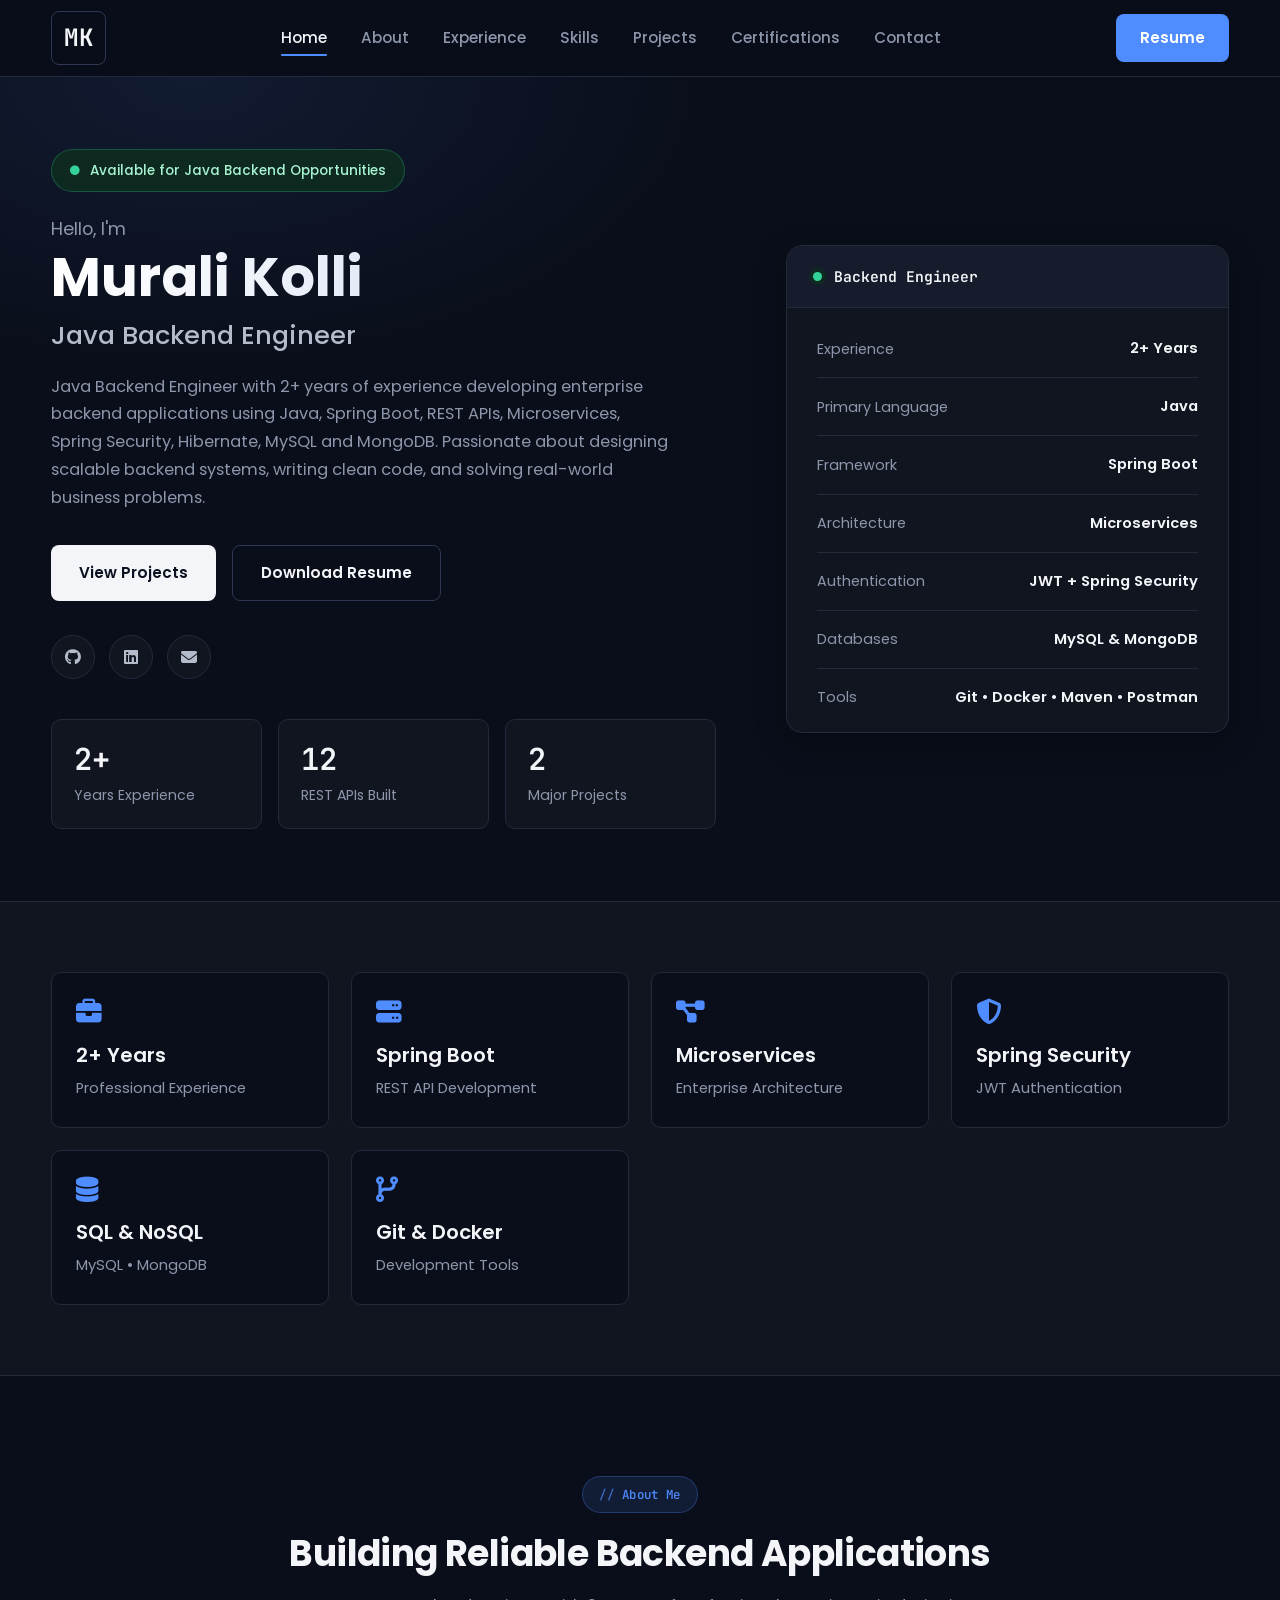
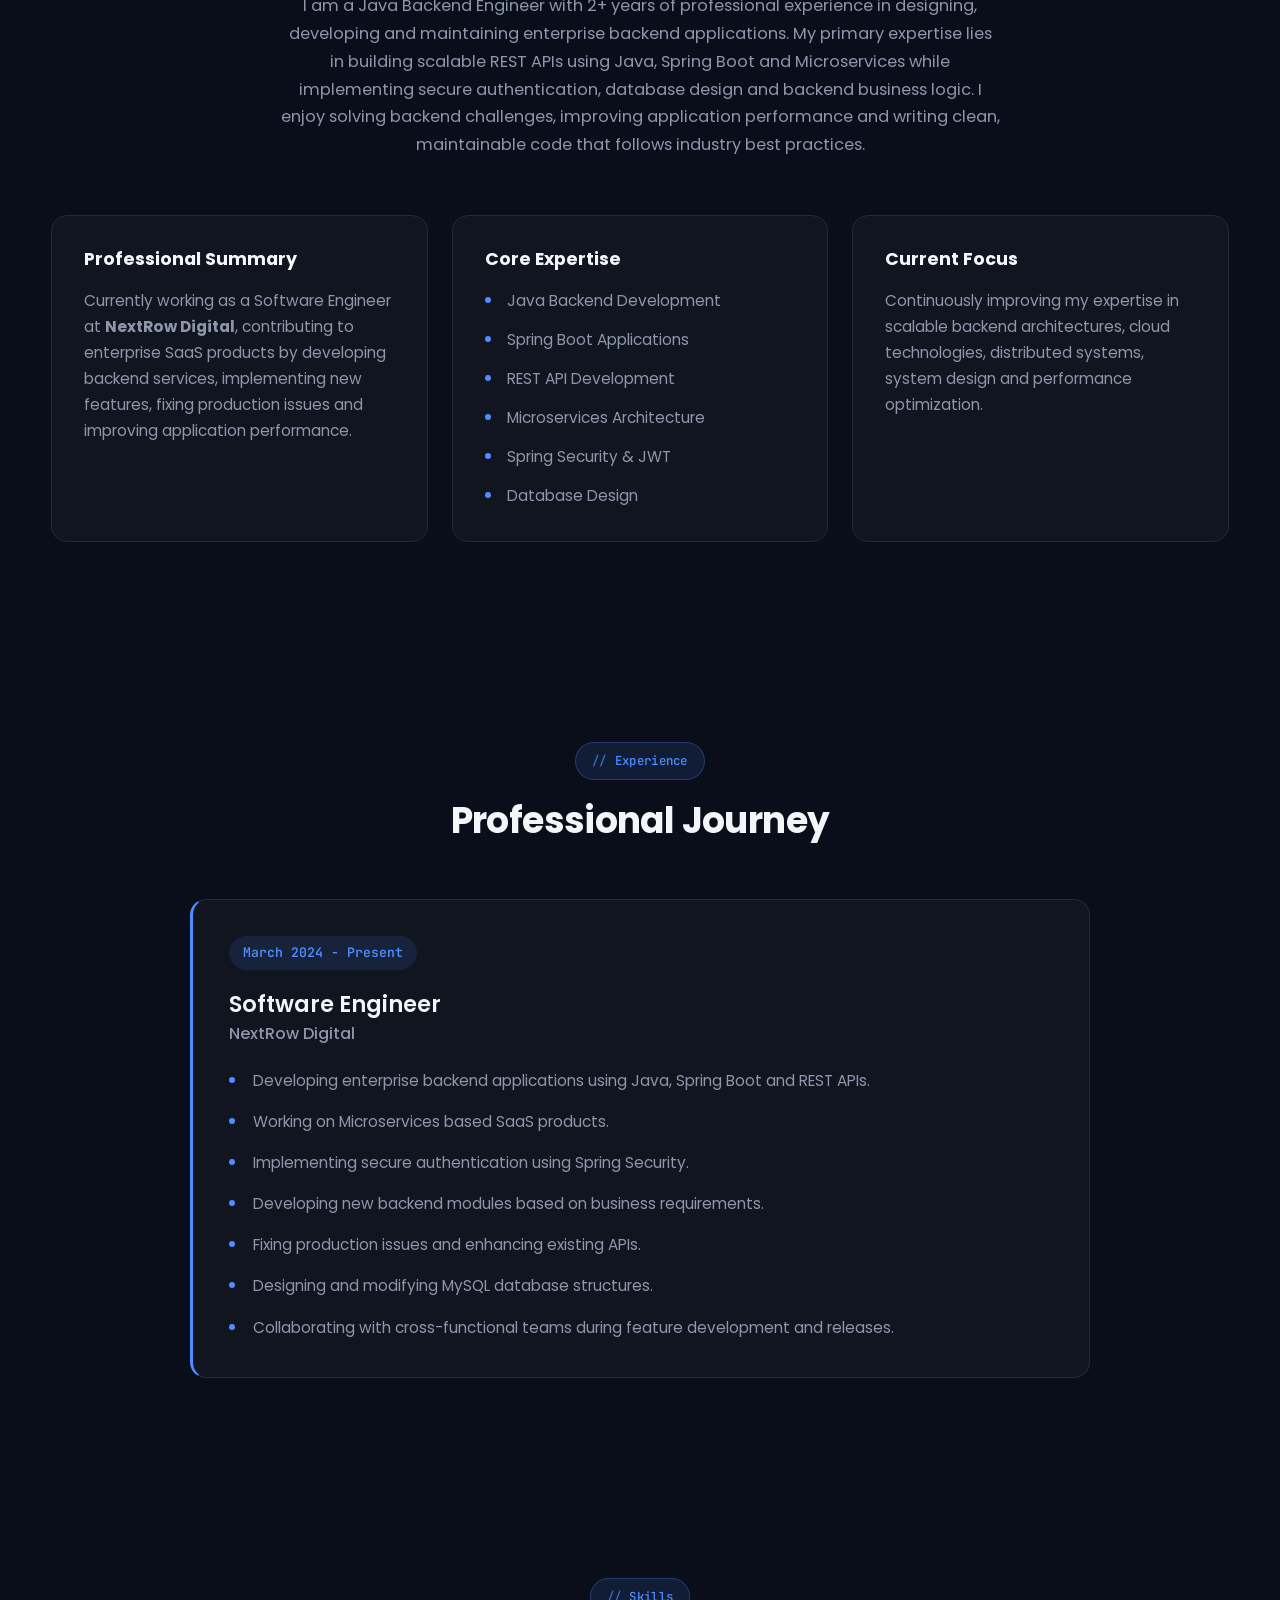
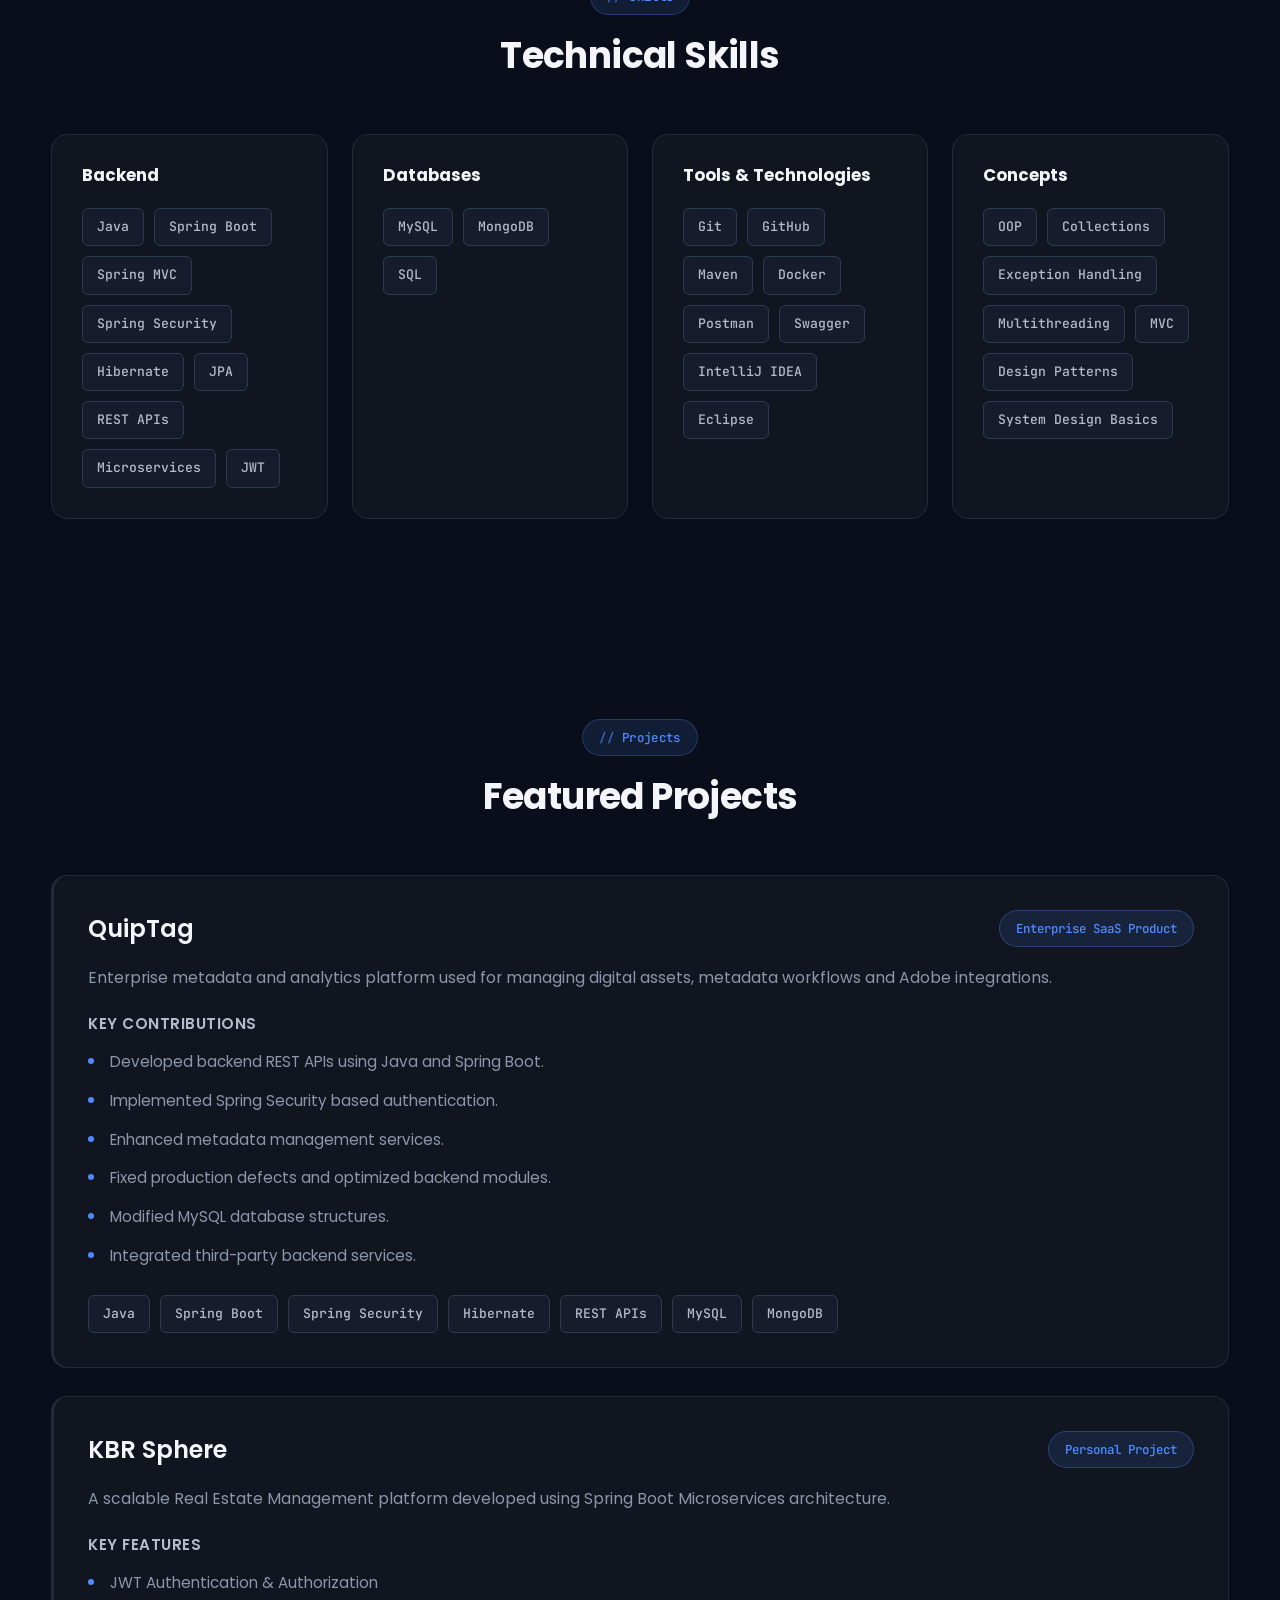
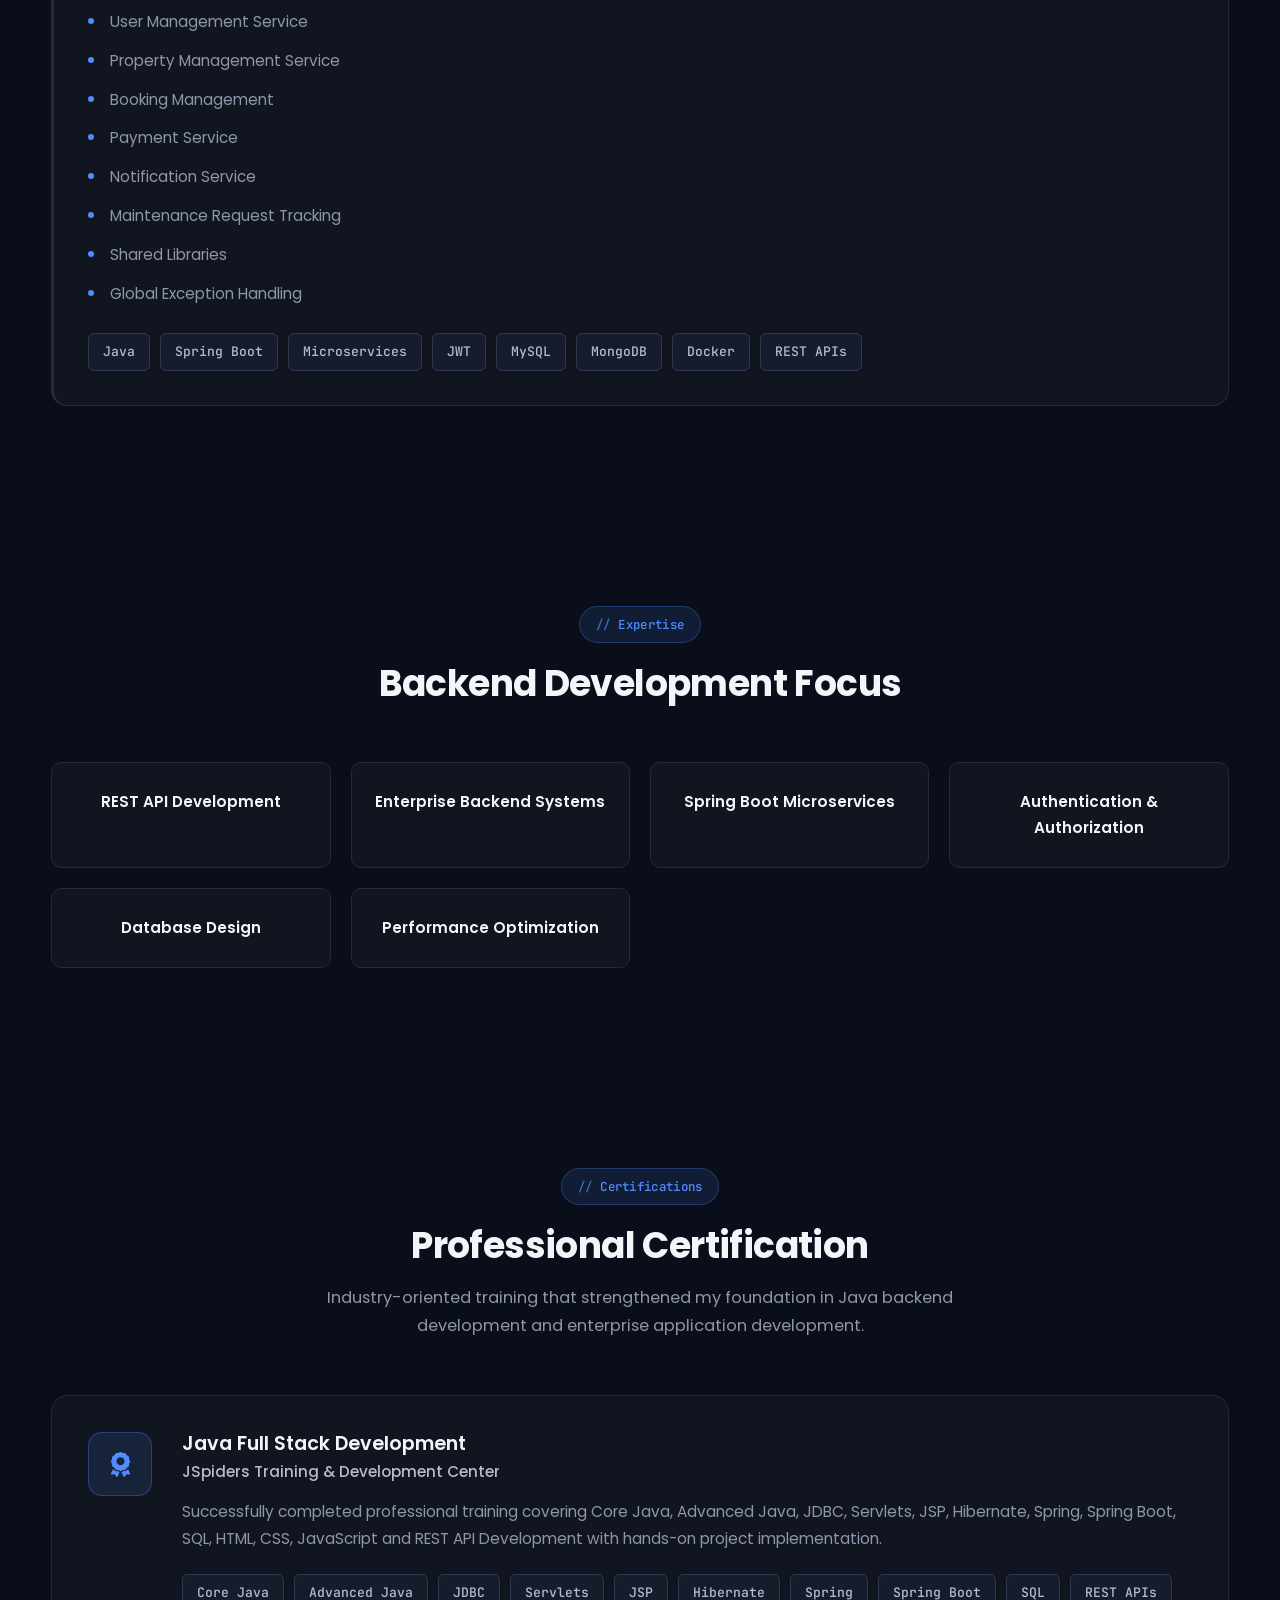
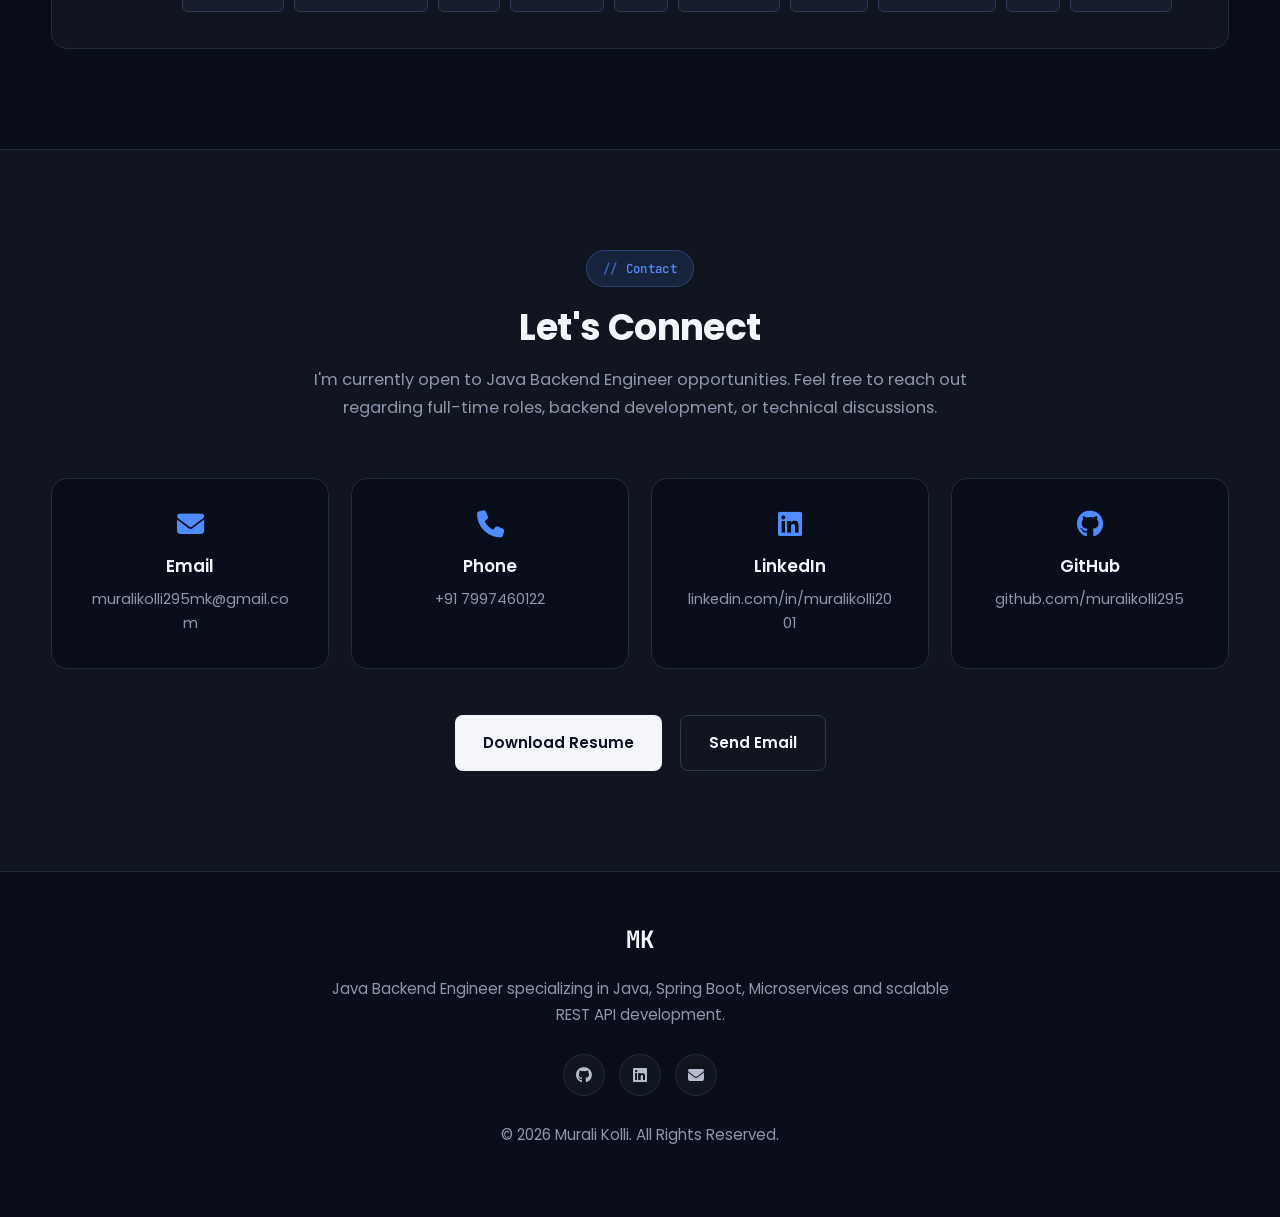
<file: index.html>
<!DOCTYPE html>
<html lang="en">

<head>
    <meta charset="UTF-8">
    <meta name="viewport" content="width=device-width, initial-scale=1.0">
    <title>Murali Kolli | Java Backend Engineer</title>
    <meta name="description"
        content="Murali Kolli - Java Backend Engineer specializing in Spring Boot, Microservices, REST APIs, MySQL, MongoDB and scalable backend application development.">
    <meta name="keywords"
        content="Java Backend Developer, Spring Boot Developer, Microservices, REST API, Java Engineer, Murali Kolli">
    <meta name="author" content="Murali Kolli">
    <meta name="robots" content="index, follow">
    <meta name="theme-color" content="#0a0e1a">

    <!-- Open Graph / Social Preview -->
    <meta property="og:type" content="website">
    <meta property="og:title" content="Murali Kolli | Java Backend Engineer">
    <meta property="og:description"
        content="Java Backend Engineer with 2+ years of experience building scalable REST APIs and Microservices with Spring Boot, MySQL and MongoDB.">
    <meta property="og:url" content="https://muralikolli295.github.io/">
    <meta name="twitter:card" content="summary">
    <meta name="twitter:title" content="Murali Kolli | Java Backend Engineer">
    <meta name="twitter:description"
        content="Java Backend Engineer with 2+ years of experience building scalable REST APIs and Microservices.">

    <link rel="preconnect" href="https://fonts.googleapis.com">
    <link rel="preconnect" href="https://fonts.gstatic.com" crossorigin>
    <link
        href="https://fonts.googleapis.com/css2?family=Poppins:wght@300;400;500;600;700;800&family=JetBrains+Mono:wght@400;500;600;700&display=swap"
        rel="stylesheet">
    <link rel="stylesheet" href="https://cdnjs.cloudflare.com/ajax/libs/font-awesome/6.7.2/css/all.min.css">
    <link rel="stylesheet" href="assets/css/portfolio.css">
</head>

<body>
    <header class="header">
        <div class="container">
            <nav class="navbar">
                <a href="#home" class="logo"> MK </a>
                <ul class="nav-menu">
                    <li><a href="#home">Home</a></li>
                    <li><a href="#about">About</a></li>
                    <li><a href="#experience">Experience</a></li>
                    <li><a href="#skills">Skills</a></li>
                    <li><a href="#projects">Projects</a></li>
                    <li><a href="#certifications">Certifications</a></li>
                    <li><a href="#contact">Contact</a></li>
                </ul>
                <a href="/assets/resume/Murali_Kolli_Java_Spring_Backend_2YOE.pdf" class="resume-btn" target="_blank"
                    rel="noopener noreferrer"> Resume </a>
            </nav>
        </div>
    </header>
    <main>
        <!-- ========= HERO ============ -->
        <section class="hero" id="home">
            <div class="container hero-container">
                <!-- LEFT -->
                <div class="hero-content">
                    <span class="availability">
                        <i class="fa-solid fa-circle"></i> Available for Java Backend Opportunities </span>
                    <h3>Hello, I'm</h3>
                    <h1> Murali Kolli </h1>
                    <h2> Java Backend Engineer </h2>
                    <p>
                        Java Backend Engineer with 2+ years of experience developing enterprise backend applications
                        using Java, Spring Boot, REST APIs, Microservices, Spring Security,
                        Hibernate, MySQL and MongoDB.
                        Passionate about designing scalable backend systems,
                        writing clean code,
                        and solving real-world business problems.
                    </p>
                    <div class="hero-buttons">
                        <a href="#projects" class="btn primary-btn"> View Projects </a>
                        <a href="/assets/resume/Murali_Kolli_Java_Spring_Backend_2YOE.pdf" class="btn secondary-btn"
                            target="_blank" rel="noopener noreferrer">
                            Download Resume
                        </a>
                    </div>
                    <!-- SOCIAL -->
                    <div class="social-links">
                        <a href="https://github.com/muralikolli295" target="_blank" rel="noopener noreferrer"
                            aria-label="GitHub profile">
                            <i class="fab fa-github"></i>
                        </a>
                        <a href="https://linkedin.com/in/muralikolli2001" target="_blank" rel="noopener noreferrer"
                            aria-label="LinkedIn profile">
                            <i class="fab fa-linkedin"></i>
                        </a>
                        <a href="mailto:muralikolli295mk@gmail.com" aria-label="Send email">
                            <i class="fas fa-envelope"></i>
                        </a>
                    </div>
                    <!-- STATS -->
                    <div class="hero-stats">
                        <div class="stat-card">
                            <h3>2+</h3> <p>Years Experience</p>
                        </div>
                        <div class="stat-card">
                            <h3>12</h3> <p>REST APIs Built</p> 
                        </div>
                        <div class="stat-card">
                            <h3>2</h3> <p>Major Projects</p>
                        </div>
                    </div>
                </div>
                <!-- RIGHT -->
                <div class="hero-right">
                    <div class="profile-card">
                        <div class="card-header">
                            <span class="status-dot"></span> Backend Engineer </div>
                        <div class="card-body">
                            <div class="profile-item">
                                <span class="label"> Experience </span>
                                <span class="value"> 2+ Years </span>
                            </div>
                            <div class="profile-item">
                                <span class="label"> Primary Language </span>
                                <span class="value"> Java </span>
                            </div>
                            <div class="profile-item">
                                <span class="label"> Framework </span>
                                <span class="value"> Spring Boot </span>
                            </div>
                            <div class="profile-item">
                                <span class="label"> Architecture </span>
                                <span class="value"> Microservices </span>
                            </div>
                            <div class="profile-item">
                                <span class="label"> Authentication </span>
                                <span class="value"> JWT + Spring Security </span>
                            </div>
                            <div class="profile-item">
                                <span class="label"> Databases </span>
                                <span class="value"> MySQL & MongoDB </span>
                            </div>
                            <div class="profile-item">
                                <span class="label"> Tools </span>
                                <span class="value"> Git • Docker • Maven • Postman </span>
                            </div>
                        </div>
                    </div>
                </div>
            </div>
        </section>
        <!-- =========== PROFESSIONAL HIGHLIGHTS ========== -->
        <section class="highlights">
            <div class="container">
                <div class="highlight-grid">
                    <div class="highlight-card">
                        <i class="fa-solid fa-briefcase"></i>
                        <h3>2+ Years</h3>
                        <p>Professional Experience</p>
                    </div>
                    <div class="highlight-card">
                        <i class="fa-solid fa-server"></i>
                        <h3>Spring Boot</h3>
                        <p>REST API Development</p>
                    </div>
                    <div class="highlight-card">
                        <i class="fa-solid fa-diagram-project"></i>
                        <h3>Microservices</h3>
                        <p>Enterprise Architecture</p>
                    </div>
                    <div class="highlight-card">
                        <i class="fa-solid fa-shield-halved"></i>
                        <h3>Spring Security</h3>
                        <p>JWT Authentication</p>
                    </div>
                    <div class="highlight-card">
                        <i class="fa-solid fa-database"></i>
                        <h3>SQL & NoSQL</h3>
                        <p>MySQL • MongoDB</p>
                    </div>
                    <div class="highlight-card">
                        <i class="fa-solid fa-code-branch"></i>
                        <h3>Git & Docker</h3>
                        <p>Development Tools</p>
                    </div>
                </div>
            </div>
        </section>
        <!-- ========= ABOUT ========== -->
        <section class="section" id="about">
            <div class="container">
                <div class="section-header">
                    <span class="section-tag"> About Me </span>
                    <h2 class="section-title"> Building Reliable Backend Applications </h2>
                    <p class="section-description">
                        I am a Java Backend Engineer with 2+ years of professional experience in
                        designing, developing and maintaining enterprise backend applications.
                        My primary expertise lies in building scalable REST APIs using Java,
                        Spring Boot and Microservices while implementing secure authentication,
                        database design and backend business logic.
                        I enjoy solving backend challenges, improving application performance
                        and writing clean, maintainable code that follows industry best
                        practices.
                    </p>
                </div>
                <div class="about-grid">
                    <div class="about-card">
                        <h3>Professional Summary</h3>
                        <p>
                            Currently working as a Software Engineer at
                            <strong>NextRow Digital</strong>, contributing to enterprise SaaS
                            products by developing backend services, implementing new features,
                            fixing production issues and improving application performance.
                        </p>
                    </div>
                    <div class="about-card">
                        <h3>Core Expertise</h3>
                        <ul>
                            <li>Java Backend Development</li>
                            <li>Spring Boot Applications</li>
                            <li>REST API Development</li>
                            <li>Microservices Architecture</li>
                            <li>Spring Security & JWT</li>
                            <li>Database Design</li>
                        </ul>
                    </div>
                    <div class="about-card">
                        <h3>Current Focus</h3>
                        <p>
                            Continuously improving my expertise in scalable backend
                            architectures, cloud technologies, distributed systems,
                            system design and performance optimization.
                        </p>
                    </div>
                </div>
            </div>
        </section>

        <!-- ============= EXPERIENCE =========== -->
        <section class="section" id="experience">
            <div class="container">
                <div class="section-header">
                    <span class="section-tag"> Experience </span>
                    <h2 class="section-title"> Professional Journey </h2>
                </div>
                <div class="timeline">
                    <div class="timeline-item">
                        <div class="timeline-date"> March 2024 - Present </div>
                        <div class="timeline-content">
                            <h3> Software Engineer </h3>
                            <h4> NextRow Digital </h4>
                            <ul>
                                <li>
                                    Developing enterprise backend applications using Java,
                                    Spring Boot and REST APIs.
                                </li>
                                <li>
                                    Working on Microservices based SaaS products.
                                </li>
                                <li>
                                    Implementing secure authentication using Spring Security.
                                </li>
                                <li>
                                    Developing new backend modules based on business
                                    requirements.
                                </li>
                                <li>
                                    Fixing production issues and enhancing existing APIs.
                                </li>
                                <li>
                                    Designing and modifying MySQL database structures.
                                </li>
                                <li>
                                    Collaborating with cross-functional teams during feature
                                    development and releases.
                                </li>
                            </ul>
                        </div>
                    </div>
                </div>
            </div>
        </section>
        <!-- ============ SKILLS ============ -->
        <section class="section" id="skills">
            <div class="container">
                <div class="section-header">
                    <span class="section-tag"> Skills </span>
                    <h2 class="section-title"> Technical Skills </h2>
                </div>
                <div class="skills-grid">
                    <div class="skill-category">
                        <h3> Backend </h3>
                        <div class="skill-list">
                            <span>Java</span>
                            <span>Spring Boot</span>
                            <span>Spring MVC</span>
                            <span>Spring Security</span>
                            <span>Hibernate</span>
                            <span>JPA</span>
                            <span>REST APIs</span>
                            <span>Microservices</span>
                            <span>JWT</span>
                        </div>
                    </div>
                    <div class="skill-category">
                        <h3> Databases </h3>
                        <div class="skill-list">
                            <span>MySQL</span>
                            <span>MongoDB</span>
                            <span>SQL</span>
                        </div>
                    </div>
                    <div class="skill-category">
                        <h3> Tools & Technologies </h3>
                        <div class="skill-list">
                            <span>Git</span>
                            <span>GitHub</span>
                            <span>Maven</span>
                            <span>Docker</span>
                            <span>Postman</span>
                            <span>Swagger</span>
                            <span>IntelliJ IDEA</span>
                            <span>Eclipse</span>
                        </div>
                    </div>
                    <div class="skill-category">
                        <h3> Concepts </h3>
                        <div class="skill-list">
                            <span>OOP</span>
                            <span>Collections</span>
                            <span>Exception Handling</span>
                            <span>Multithreading</span>
                            <span>MVC</span>
                            <span>Design Patterns</span>
                            <span>System Design Basics</span>
                        </div>
                    </div>
                </div>
            </div>
        </section>
        <!-- ========== PROJECTS ========== -->
        <section class="section" id="projects">
            <div class="container">
                <div class="section-header">
                    <span class="section-tag"> Projects </span>
                    <h2 class="section-title"> Featured Projects </h2>
                </div>
                <div class="projects-grid">
                    <!-- Project 1 -->
                    <article class="project-card">
                        <div class="project-header">
                            <h3> QuipTag </h3>
                            <span class="project-type"> Enterprise SaaS Product </span>
                        </div>
                        <p>
                            Enterprise metadata and analytics platform used for managing
                            digital assets, metadata workflows and Adobe integrations.
                        </p>
                        <h4>Key Contributions</h4>
                        <ul>
                            <li>Developed backend REST APIs using Java and Spring Boot.</li>
                            <li>Implemented Spring Security based authentication.</li>
                            <li>Enhanced metadata management services.</li>
                            <li>Fixed production defects and optimized backend modules.</li>
                            <li>Modified MySQL database structures.</li>
                            <li>Integrated third-party backend services.</li>
                        </ul>
                        <div class="project-tech">
                            <span>Java</span>
                            <span>Spring Boot</span>
                            <span>Spring Security</span>
                            <span>Hibernate</span>
                            <span>REST APIs</span>
                            <span>MySQL</span>
                            <span>MongoDB</span>
                        </div>
                    </article>
                    <!-- Project 2 -->
                    <article class="project-card">
                        <div class="project-header">
                            <h3> KBR Sphere </h3>
                            <span class="project-type"> Personal Project </span>
                        </div>
                        <p>
                            A scalable Real Estate Management platform developed using
                            Spring Boot Microservices architecture.
                        </p>
                        <h4>Key Features</h4>
                        <ul>
                            <li>JWT Authentication & Authorization</li>
                            <li>User Management Service</li>
                            <li>Property Management Service</li>
                            <li>Booking Management</li>
                            <li>Payment Service</li>
                            <li>Notification Service</li>
                            <li>Maintenance Request Tracking</li>
                            <li>Shared Libraries</li>
                            <li>Global Exception Handling</li>
                        </ul>
                        <div class="project-tech">
                            <span>Java</span>
                            <span>Spring Boot</span>
                            <span>Microservices</span>
                            <span>JWT</span>
                            <span>MySQL</span>
                            <span>MongoDB</span>
                            <span>Docker</span>
                            <span>REST APIs</span>
                        </div>
                    </article>
                </div>
            </div>
        </section>

        <!-- ========== WHAT I BUILD ========== -->
        <section class="section">
            <div class="container">
                <div class="section-header">
                    <span class="section-tag"> Expertise </span>
                    <h2 class="section-title"> Backend Development Focus </h2>
                </div>
                <div class="expertise-grid">
                    <div class="expertise-card"> REST API Development </div>
                    <div class="expertise-card"> Enterprise Backend Systems </div>
                    <div class="expertise-card"> Spring Boot Microservices </div>
                    <div class="expertise-card"> Authentication & Authorization </div>
                    <div class="expertise-card"> Database Design </div>
                    <div class="expertise-card"> Performance Optimization </div>
                </div>
            </div>
        </section>
        <!-- =========== CERTIFICATIONS ============= -->
        <section class="section" id="certifications">
            <div class="container">
                <div class="section-header">
                    <span class="section-tag"> Certifications </span>
                    <h2 class="section-title"> Professional Certification </h2>
                    <p class="section-description">
                        Industry-oriented training that strengthened my foundation in
                        Java backend development and enterprise application development.
                    </p>
                </div>
                <div class="certification-card">
                    <div class="certificate-icon">
                        <i class="fa-solid fa-award"></i>
                    </div>
                    <div class="certificate-content">
                        <h3> Java Full Stack Development </h3>
                        <h4> JSpiders Training & Development Center </h4>
                        <p>
                            Successfully completed professional training covering
                            Core Java, Advanced Java, JDBC, Servlets, JSP,
                            Hibernate, Spring, Spring Boot, SQL,
                            HTML, CSS, JavaScript and REST API Development with
                            hands-on project implementation.
                        </p>
                        <div class="certificate-skills">
                            <span>Core Java</span>
                            <span>Advanced Java</span>
                            <span>JDBC</span>
                            <span>Servlets</span>
                            <span>JSP</span>
                            <span>Hibernate</span>
                            <span>Spring</span>
                            <span>Spring Boot</span>
                            <span>SQL</span>
                            <span>REST APIs</span>
                        </div>
                    </div>
                </div>
            </div>
        </section>
        <!-- ========== CONTACT ========== -->
        <section class="section contact-section" id="contact">
            <div class="container">
                <div class="section-header">
                    <span class="section-tag"> Contact </span>
                    <h2 class="section-title"> Let's Connect </h2>
                    <p class="section-description">
                        I'm currently open to Java Backend Engineer opportunities.
                        Feel free to reach out regarding full-time roles,
                        backend development, or technical discussions.
                    </p>
                </div>
                <div class="contact-grid">
                    <a href="mailto:muralikolli295mk@gmail.com" class="contact-card">
                        <i class="fa-solid fa-envelope"></i>
                        <h3>Email</h3>
                        <p> muralikolli295mk@gmail.com </p>
                    </a>
                    <a href="tel:+917997460122" class="contact-card">
                        <i class="fa-solid fa-phone"></i>
                        <h3>Phone</h3>
                        <p> +91 7997460122 </p>
                    </a>
                    <a href="https://linkedin.com/in/muralikolli2001" target="_blank" rel="noopener noreferrer"
                        class="contact-card">
                        <i class="fa-brands fa-linkedin"></i>
                        <h3>LinkedIn</h3>
                        <p> linkedin.com/in/muralikolli2001 </p>
                    </a>
                    <a href="https://github.com/muralikolli295" target="_blank" rel="noopener noreferrer"
                        class="contact-card">
                        <i class="fa-brands fa-github"></i>
                        <h3>GitHub</h3>
                        <p> github.com/muralikolli295 </p>
                    </a>
                </div>
                <div class="contact-buttons">
                    <a href="/assets/resume/Murali_Kolli_Java_Spring_Backend_2YOE.pdf" target="_blank" rel="noopener noreferrer"
                        class="btn primary-btn">
                        Download Resume
                    </a>
                    <a href="mailto:muralikolli295mk@gmail.com" class="btn secondary-btn">
                        Send Email
                    </a>
                </div>
            </div>
        </section>
    </main>
    <!-- ========== FOOTER ============ -->
    <footer class="footer">
        <div class="container">
            <div class="footer-content">
                <div class="footer-logo">
                    MK
                </div>
                <p>
                    Java Backend Engineer specializing in Java,
                    Spring Boot, Microservices and scalable REST API development.
                </p>
                <div class="footer-social">
                    <a href="https://github.com/muralikolli295" target="_blank" rel="noopener noreferrer"
                        aria-label="GitHub profile">
                        <i class="fab fa-github"></i>
                    </a>
                    <a href="https://linkedin.com/in/muralikolli2001" target="_blank" rel="noopener noreferrer"
                        aria-label="LinkedIn profile">
                        <i class="fab fa-linkedin"></i>
                    </a>
                    <a href="mailto:muralikolli295mk@gmail.com" aria-label="Send email">
                        <i class="fas fa-envelope"></i>
                    </a>
                </div>
                <p class="copyright">
                    © <span id="currentYear"></span> Murali Kolli. All Rights Reserved.
                </p>
            </div>
        </div>
    </footer>
    <script src="assets/js/portfolio.js"></script>
    <button id="scrollTopBtn" class="scroll-top-btn" aria-label="Scroll to top">
        <i class="fa-solid fa-arrow-up"></i>
    </button>
</body>

</html>
</file>
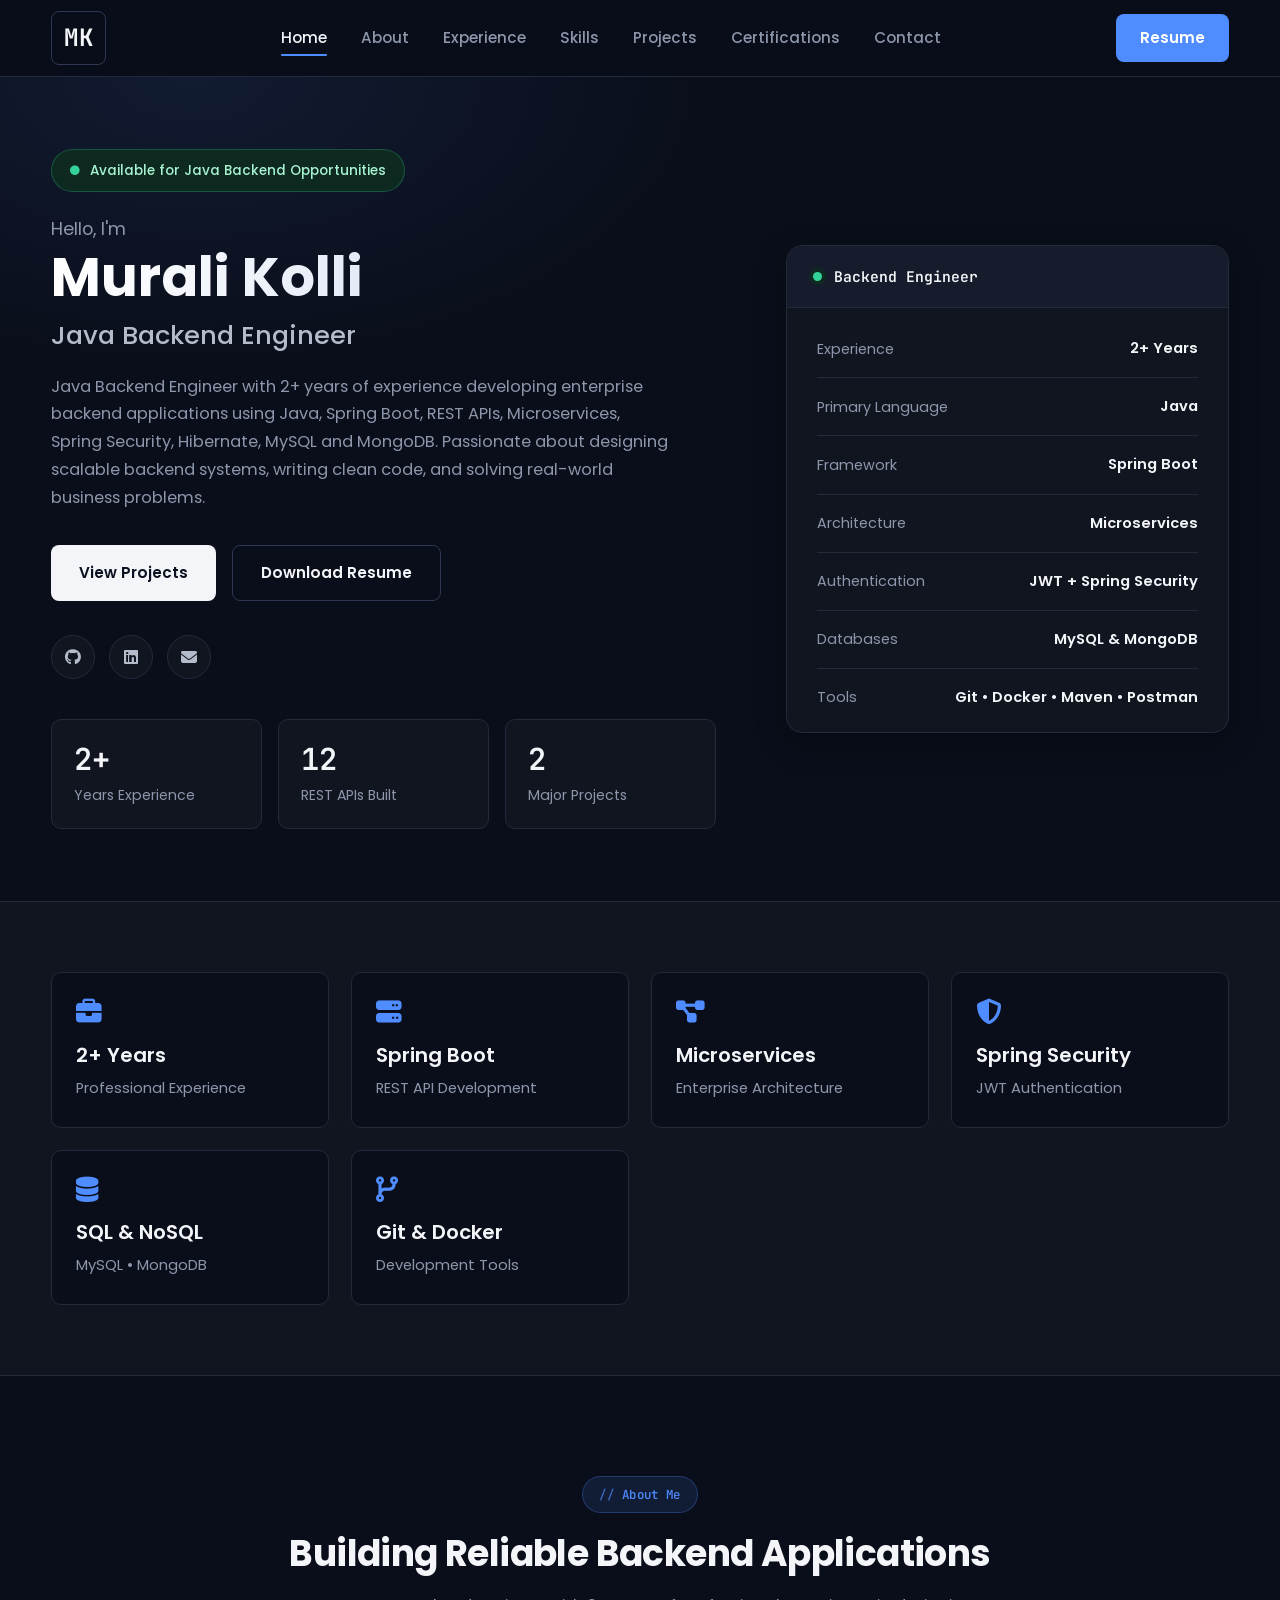
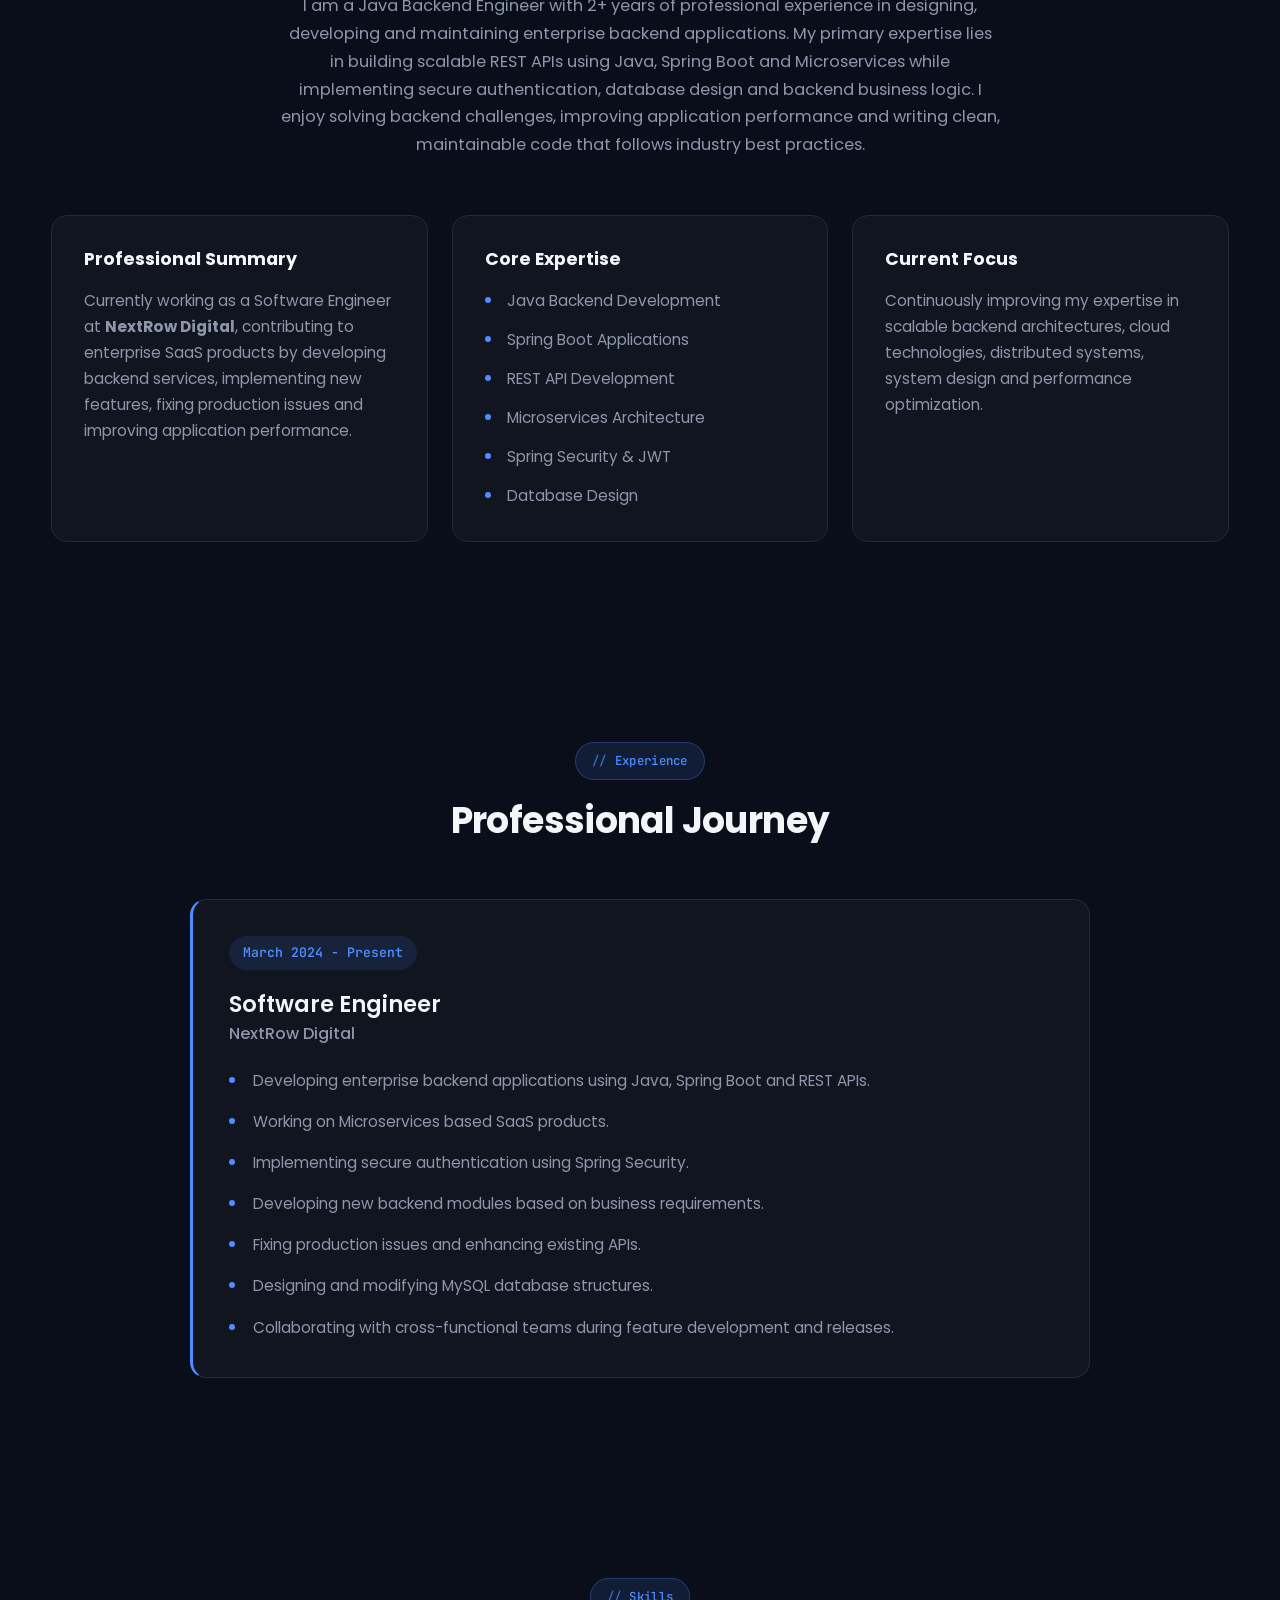
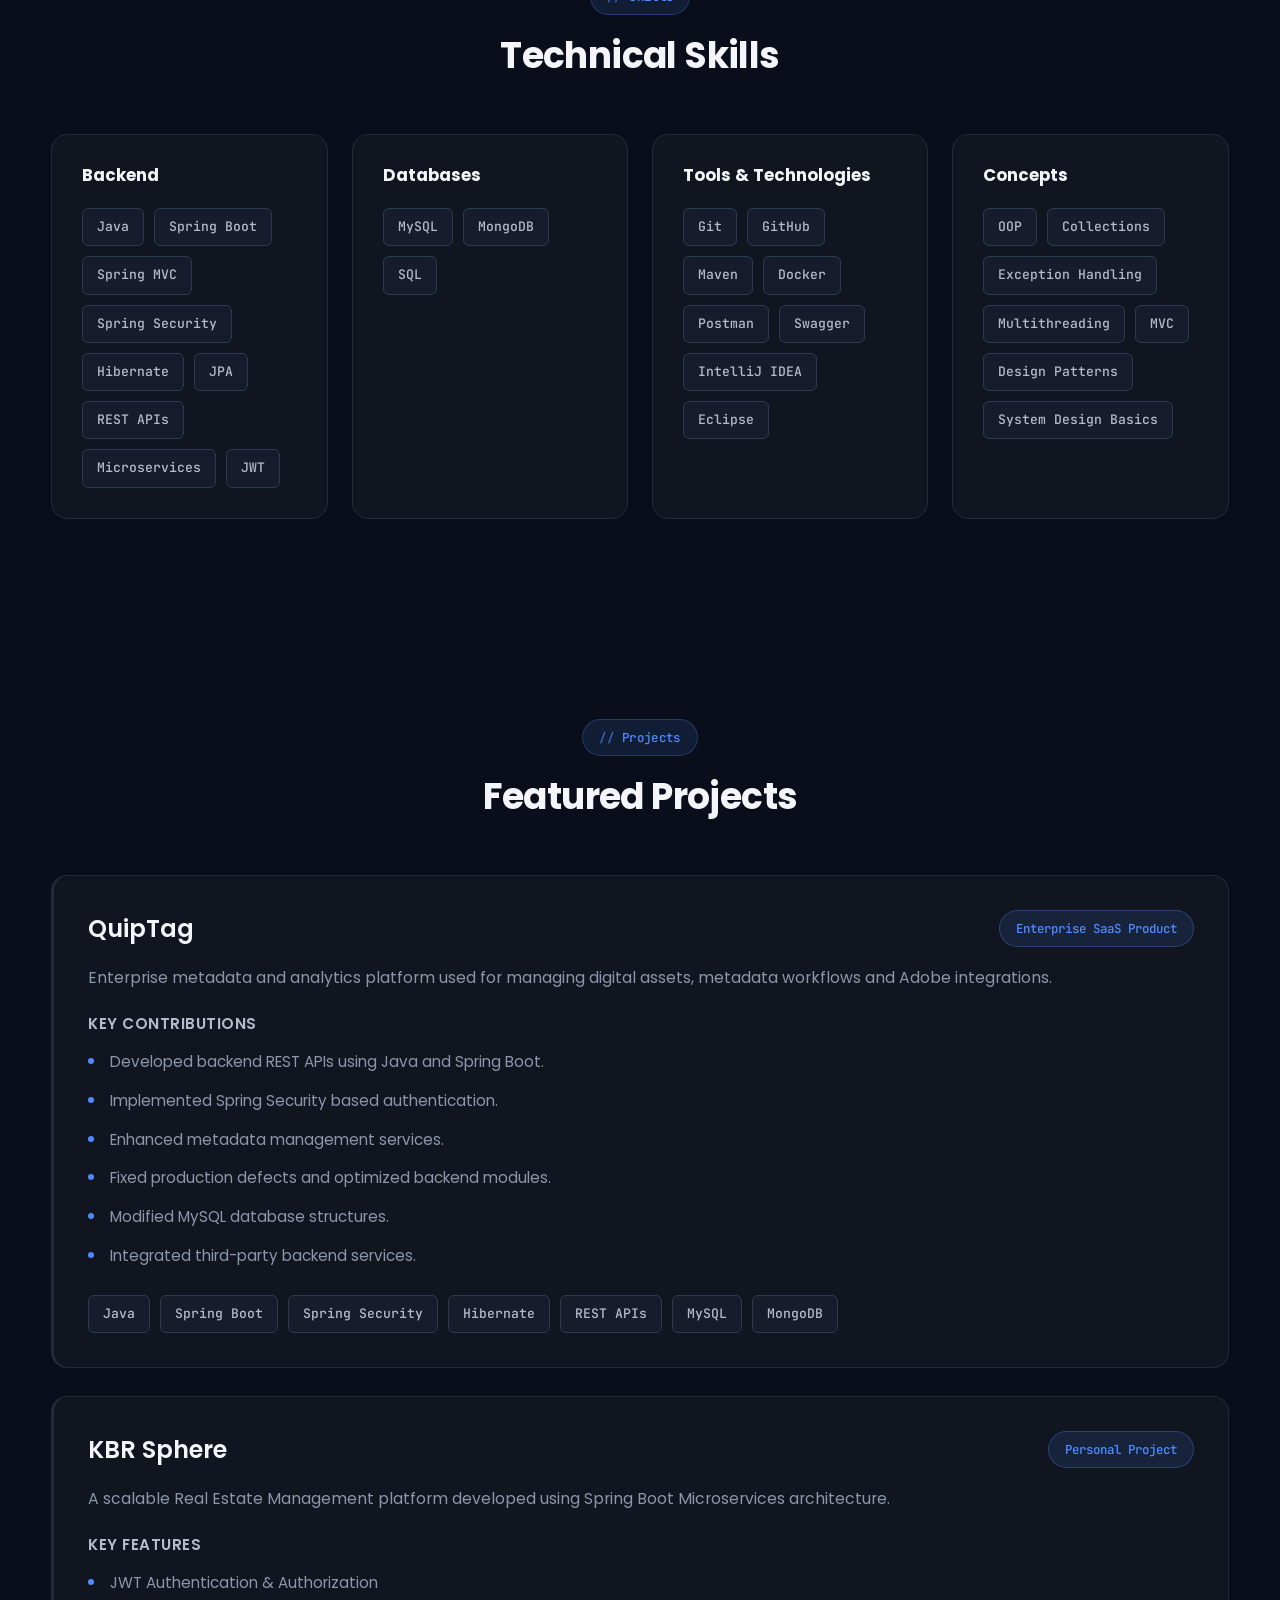
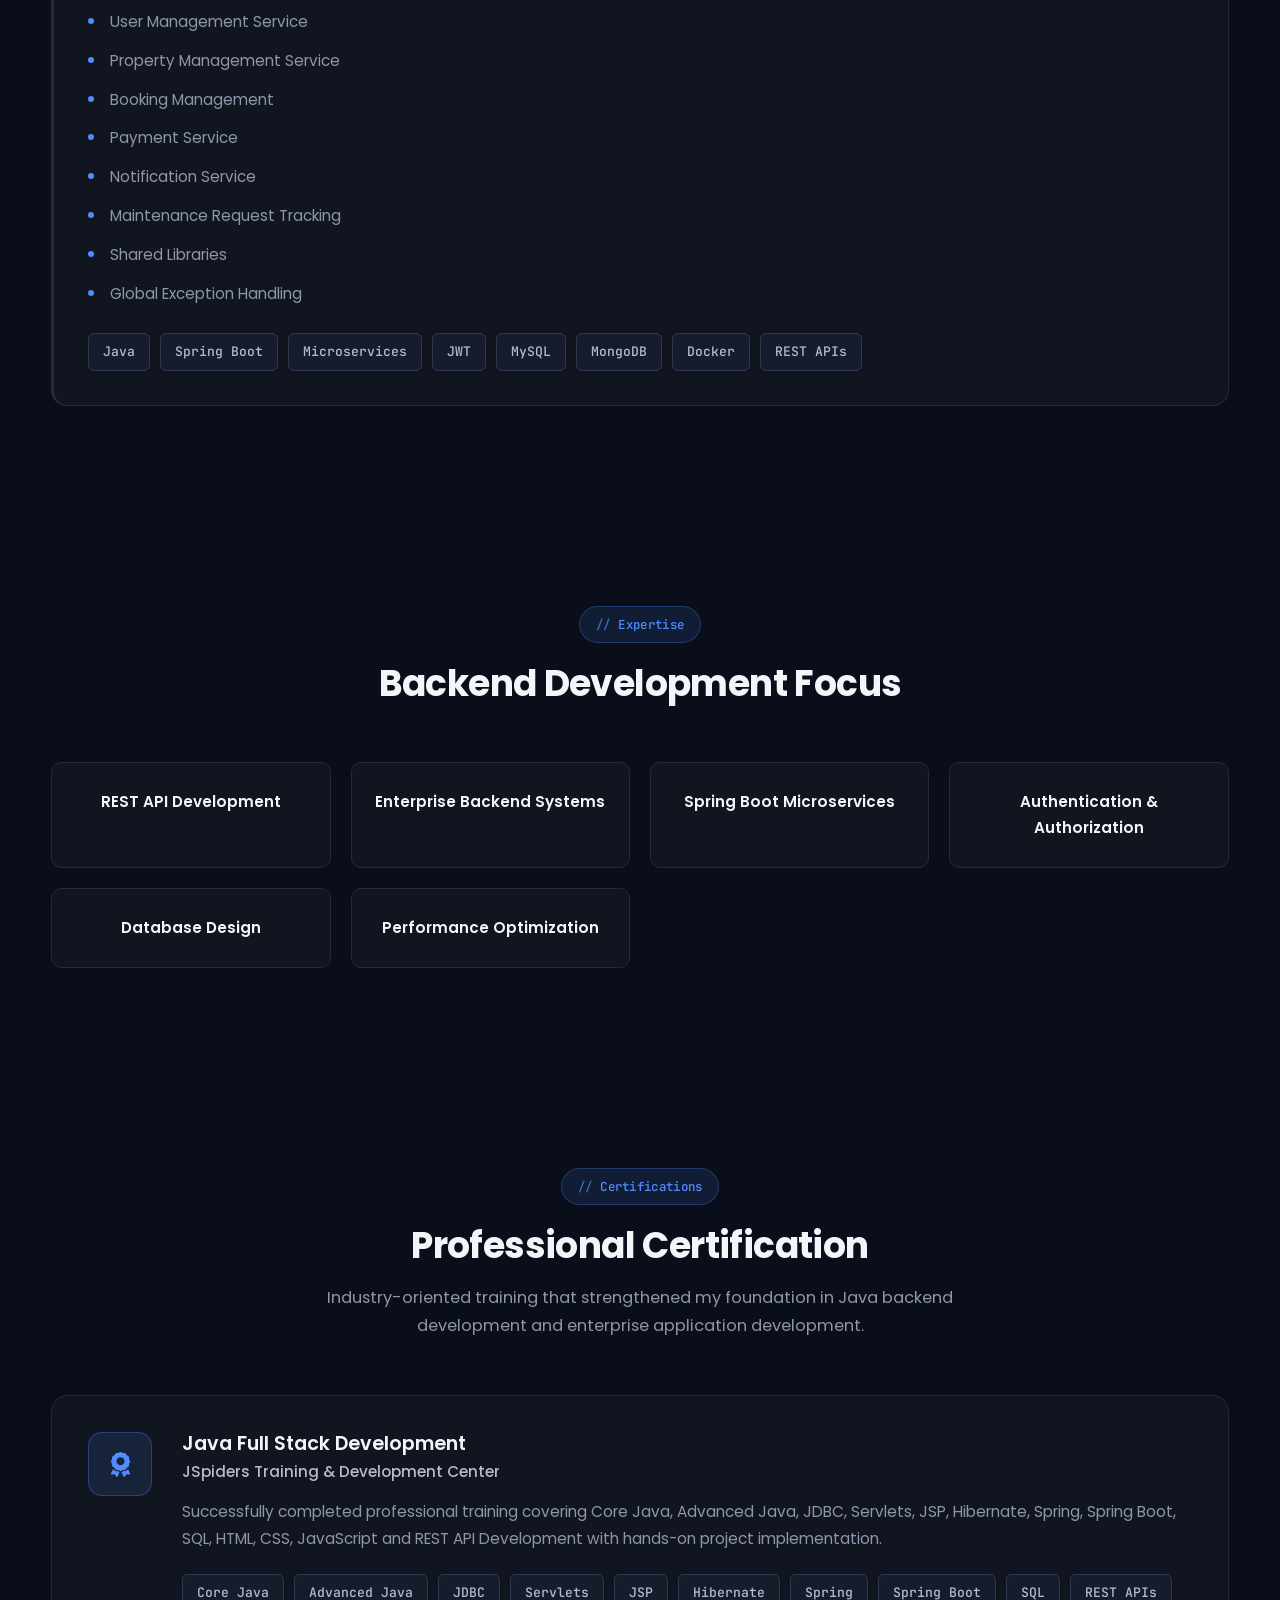
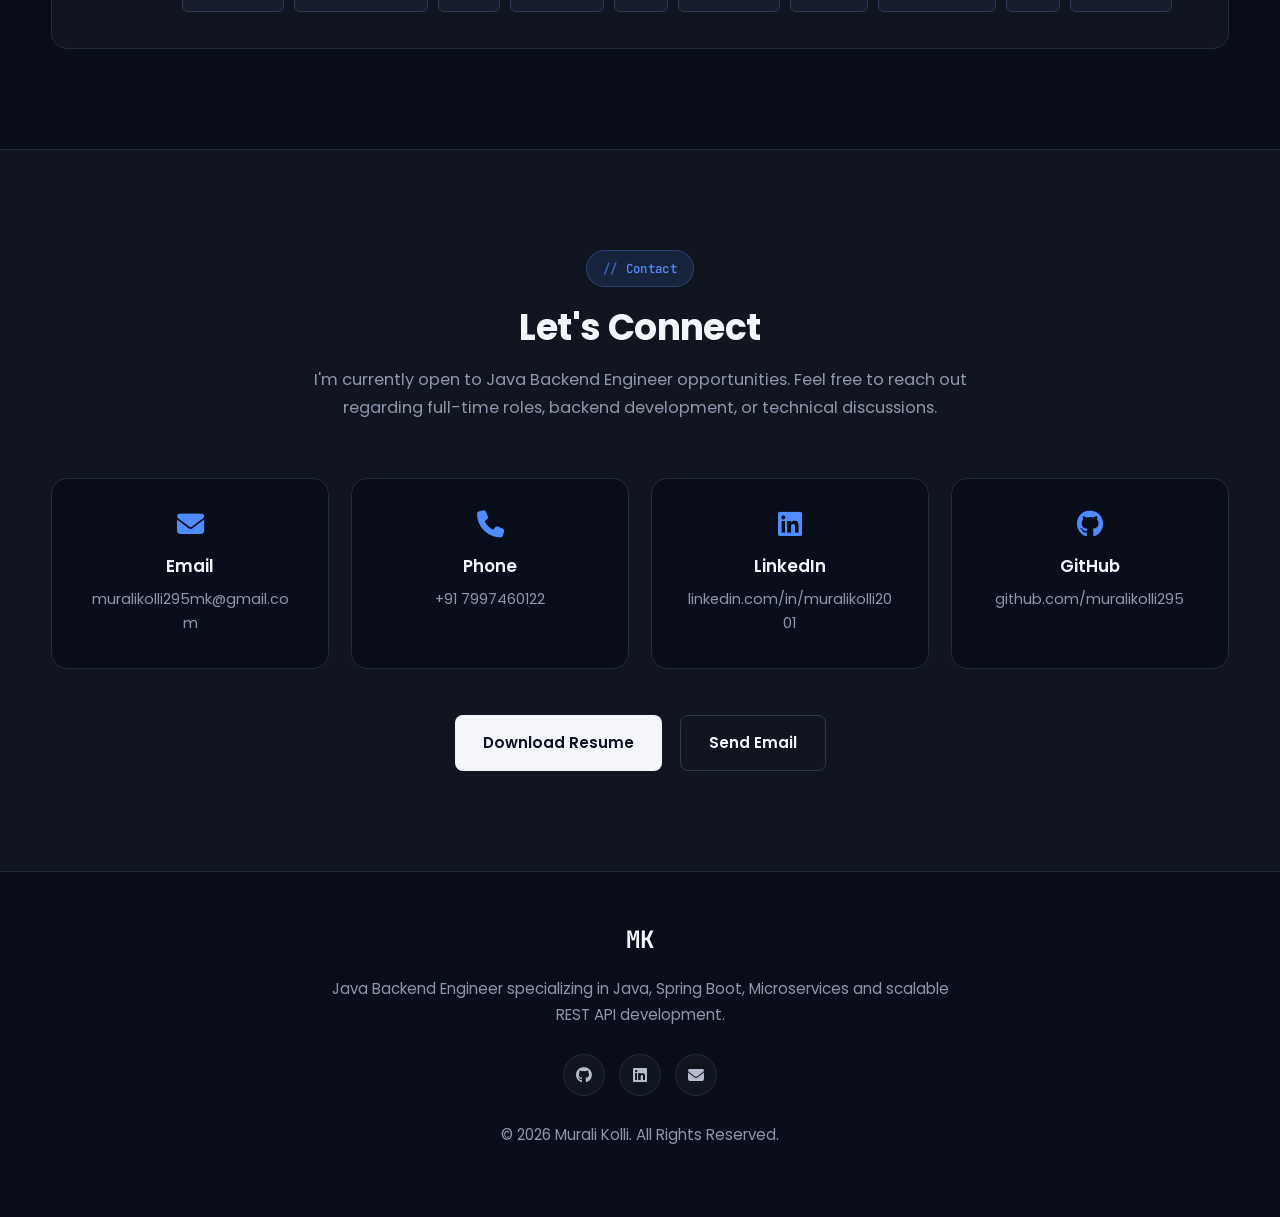
<file: portfolio.html>
<!DOCTYPE html>
<html lang="en">

<head>
    <meta charset="UTF-8">
    <meta name="viewport" content="width=device-width, initial-scale=1.0">
    <title>Murali Kolli | Java Backend Engineer</title>
    <meta name="description"
        content="Murali Kolli - Java Backend Engineer specializing in Spring Boot, Microservices, REST APIs, MySQL, MongoDB and scalable backend application development.">
    <meta name="keywords"
        content="Java Backend Developer, Spring Boot Developer, Microservices, REST API, Java Engineer, Murali Kolli">
    <meta name="author" content="Murali Kolli">
    <meta name="robots" content="index, follow">
    <meta name="theme-color" content="#0a0e1a">

    <!-- Open Graph / Social Preview -->
    <meta property="og:type" content="website">
    <meta property="og:title" content="Murali Kolli | Java Backend Engineer">
    <meta property="og:description"
        content="Java Backend Engineer with 2+ years of experience building scalable REST APIs and Microservices with Spring Boot, MySQL and MongoDB.">
    <meta property="og:url" content="https://muralikolli295.github.io/">
    <meta name="twitter:card" content="summary">
    <meta name="twitter:title" content="Murali Kolli | Java Backend Engineer">
    <meta name="twitter:description"
        content="Java Backend Engineer with 2+ years of experience building scalable REST APIs and Microservices.">

    <link rel="preconnect" href="https://fonts.googleapis.com">
    <link rel="preconnect" href="https://fonts.gstatic.com" crossorigin>
    <link
        href="https://fonts.googleapis.com/css2?family=Poppins:wght@300;400;500;600;700;800&family=JetBrains+Mono:wght@400;500;600;700&display=swap"
        rel="stylesheet">
    <link rel="stylesheet" href="https://cdnjs.cloudflare.com/ajax/libs/font-awesome/6.7.2/css/all.min.css">
    <link rel="stylesheet" href="assets/css/portfolio.css">
</head>

<body>
    <header class="header">
        <div class="container">
            <nav class="navbar">
                <a href="#home" class="logo"> MK </a>
                <ul class="nav-menu">
                    <li><a href="#home">Home</a></li>
                    <li><a href="#about">About</a></li>
                    <li><a href="#experience">Experience</a></li>
                    <li><a href="#skills">Skills</a></li>
                    <li><a href="#projects">Projects</a></li>
                    <li><a href="#certifications">Certifications</a></li>
                    <li><a href="#contact">Contact</a></li>
                </ul>
                <a href="/assets/resume/Murali_Kolli_Java_Spring_Backend_2YOE.pdf" class="resume-btn" target="_blank"
                    rel="noopener noreferrer"> Resume </a>
            </nav>
        </div>
    </header>
    <main>
        <!-- ========= HERO ============ -->
        <section class="hero" id="home">
            <div class="container hero-container">
                <!-- LEFT -->
                <div class="hero-content">
                    <span class="availability">
                        <i class="fa-solid fa-circle"></i> Available for Java Backend Opportunities </span>
                    <h3>Hello, I'm</h3>
                    <h1> Murali Kolli </h1>
                    <h2> Java Backend Engineer </h2>
                    <p>
                        Java Backend Engineer with 2+ years of experience developing enterprise backend applications
                        using Java, Spring Boot, REST APIs, Microservices, Spring Security,
                        Hibernate, MySQL and MongoDB.
                        Passionate about designing scalable backend systems,
                        writing clean code,
                        and solving real-world business problems.
                    </p>
                    <div class="hero-buttons">
                        <a href="#projects" class="btn primary-btn"> View Projects </a>
                        <a href="/assets/resume/Murali_Kolli_Java_Backend_2YOE.pdf" class="btn secondary-btn"
                            target="_blank" rel="noopener noreferrer">
                            Download Resume
                        </a>
                    </div>
                    <!-- SOCIAL -->
                    <div class="social-links">
                        <a href="https://github.com/muralikolli295" target="_blank" rel="noopener noreferrer"
                            aria-label="GitHub profile">
                            <i class="fab fa-github"></i>
                        </a>
                        <a href="https://linkedin.com/in/muralikolli2001" target="_blank" rel="noopener noreferrer"
                            aria-label="LinkedIn profile">
                            <i class="fab fa-linkedin"></i>
                        </a>
                        <a href="mailto:muralikolli295mk@gmail.com" aria-label="Send email">
                            <i class="fas fa-envelope"></i>
                        </a>
                    </div>
                    <!-- STATS -->
                    <div class="hero-stats">
                        <div class="stat-card">
                            <h3>2+</h3> <p>Years Experience</p>
                        </div>
                        <div class="stat-card">
                            <h3>12</h3> <p>REST APIs Built</p> 
                        </div>
                        <div class="stat-card">
                            <h3>2</h3> <p>Major Projects</p>
                        </div>
                    </div>
                </div>
                <!-- RIGHT -->
                <div class="hero-right">
                    <div class="profile-card">
                        <div class="card-header">
                            <span class="status-dot"></span> Backend Engineer </div>
                        <div class="card-body">
                            <div class="profile-item">
                                <span class="label"> Experience </span>
                                <span class="value"> 2+ Years </span>
                            </div>
                            <div class="profile-item">
                                <span class="label"> Primary Language </span>
                                <span class="value"> Java </span>
                            </div>
                            <div class="profile-item">
                                <span class="label"> Framework </span>
                                <span class="value"> Spring Boot </span>
                            </div>
                            <div class="profile-item">
                                <span class="label"> Architecture </span>
                                <span class="value"> Microservices </span>
                            </div>
                            <div class="profile-item">
                                <span class="label"> Authentication </span>
                                <span class="value"> JWT + Spring Security </span>
                            </div>
                            <div class="profile-item">
                                <span class="label"> Databases </span>
                                <span class="value"> MySQL & MongoDB </span>
                            </div>
                            <div class="profile-item">
                                <span class="label"> Tools </span>
                                <span class="value"> Git • Docker • Maven • Postman </span>
                            </div>
                        </div>
                    </div>
                </div>
            </div>
        </section>
        <!-- =========== PROFESSIONAL HIGHLIGHTS ========== -->
        <section class="highlights">
            <div class="container">
                <div class="highlight-grid">
                    <div class="highlight-card">
                        <i class="fa-solid fa-briefcase"></i>
                        <h3>2+ Years</h3>
                        <p>Professional Experience</p>
                    </div>
                    <div class="highlight-card">
                        <i class="fa-solid fa-server"></i>
                        <h3>Spring Boot</h3>
                        <p>REST API Development</p>
                    </div>
                    <div class="highlight-card">
                        <i class="fa-solid fa-diagram-project"></i>
                        <h3>Microservices</h3>
                        <p>Enterprise Architecture</p>
                    </div>
                    <div class="highlight-card">
                        <i class="fa-solid fa-shield-halved"></i>
                        <h3>Spring Security</h3>
                        <p>JWT Authentication</p>
                    </div>
                    <div class="highlight-card">
                        <i class="fa-solid fa-database"></i>
                        <h3>SQL & NoSQL</h3>
                        <p>MySQL • MongoDB</p>
                    </div>
                    <div class="highlight-card">
                        <i class="fa-solid fa-code-branch"></i>
                        <h3>Git & Docker</h3>
                        <p>Development Tools</p>
                    </div>
                </div>
            </div>
        </section>
        <!-- ========= ABOUT ========== -->
        <section class="section" id="about">
            <div class="container">
                <div class="section-header">
                    <span class="section-tag"> About Me </span>
                    <h2 class="section-title"> Building Reliable Backend Applications </h2>
                    <p class="section-description">
                        I am a Java Backend Engineer with 2+ years of professional experience in
                        designing, developing and maintaining enterprise backend applications.
                        My primary expertise lies in building scalable REST APIs using Java,
                        Spring Boot and Microservices while implementing secure authentication,
                        database design and backend business logic.
                        I enjoy solving backend challenges, improving application performance
                        and writing clean, maintainable code that follows industry best
                        practices.
                    </p>
                </div>
                <div class="about-grid">
                    <div class="about-card">
                        <h3>Professional Summary</h3>
                        <p>
                            Currently working as a Software Engineer at
                            <strong>NextRow Digital</strong>, contributing to enterprise SaaS
                            products by developing backend services, implementing new features,
                            fixing production issues and improving application performance.
                        </p>
                    </div>
                    <div class="about-card">
                        <h3>Core Expertise</h3>
                        <ul>
                            <li>Java Backend Development</li>
                            <li>Spring Boot Applications</li>
                            <li>REST API Development</li>
                            <li>Microservices Architecture</li>
                            <li>Spring Security & JWT</li>
                            <li>Database Design</li>
                        </ul>
                    </div>
                    <div class="about-card">
                        <h3>Current Focus</h3>
                        <p>
                            Continuously improving my expertise in scalable backend
                            architectures, cloud technologies, distributed systems,
                            system design and performance optimization.
                        </p>
                    </div>
                </div>
            </div>
        </section>

        <!-- ============= EXPERIENCE =========== -->
        <section class="section" id="experience">
            <div class="container">
                <div class="section-header">
                    <span class="section-tag"> Experience </span>
                    <h2 class="section-title"> Professional Journey </h2>
                </div>
                <div class="timeline">
                    <div class="timeline-item">
                        <div class="timeline-date"> March 2024 - Present </div>
                        <div class="timeline-content">
                            <h3> Software Engineer </h3>
                            <h4> NextRow Digital </h4>
                            <ul>
                                <li>
                                    Developing enterprise backend applications using Java,
                                    Spring Boot and REST APIs.
                                </li>
                                <li>
                                    Working on Microservices based SaaS products.
                                </li>
                                <li>
                                    Implementing secure authentication using Spring Security.
                                </li>
                                <li>
                                    Developing new backend modules based on business
                                    requirements.
                                </li>
                                <li>
                                    Fixing production issues and enhancing existing APIs.
                                </li>
                                <li>
                                    Designing and modifying MySQL database structures.
                                </li>
                                <li>
                                    Collaborating with cross-functional teams during feature
                                    development and releases.
                                </li>
                            </ul>
                        </div>
                    </div>
                </div>
            </div>
        </section>
        <!-- ============ SKILLS ============ -->
        <section class="section" id="skills">
            <div class="container">
                <div class="section-header">
                    <span class="section-tag"> Skills </span>
                    <h2 class="section-title"> Technical Skills </h2>
                </div>
                <div class="skills-grid">
                    <div class="skill-category">
                        <h3> Backend </h3>
                        <div class="skill-list">
                            <span>Java</span>
                            <span>Spring Boot</span>
                            <span>Spring MVC</span>
                            <span>Spring Security</span>
                            <span>Hibernate</span>
                            <span>JPA</span>
                            <span>REST APIs</span>
                            <span>Microservices</span>
                            <span>JWT</span>
                        </div>
                    </div>
                    <div class="skill-category">
                        <h3> Databases </h3>
                        <div class="skill-list">
                            <span>MySQL</span>
                            <span>MongoDB</span>
                            <span>SQL</span>
                        </div>
                    </div>
                    <div class="skill-category">
                        <h3> Tools & Technologies </h3>
                        <div class="skill-list">
                            <span>Git</span>
                            <span>GitHub</span>
                            <span>Maven</span>
                            <span>Docker</span>
                            <span>Postman</span>
                            <span>Swagger</span>
                            <span>IntelliJ IDEA</span>
                            <span>Eclipse</span>
                        </div>
                    </div>
                    <div class="skill-category">
                        <h3> Concepts </h3>
                        <div class="skill-list">
                            <span>OOP</span>
                            <span>Collections</span>
                            <span>Exception Handling</span>
                            <span>Multithreading</span>
                            <span>MVC</span>
                            <span>Design Patterns</span>
                            <span>System Design Basics</span>
                        </div>
                    </div>
                </div>
            </div>
        </section>
        <!-- ========== PROJECTS ========== -->
        <section class="section" id="projects">
            <div class="container">
                <div class="section-header">
                    <span class="section-tag"> Projects </span>
                    <h2 class="section-title"> Featured Projects </h2>
                </div>
                <div class="projects-grid">
                    <!-- Project 1 -->
                    <article class="project-card">
                        <div class="project-header">
                            <h3> QuipTag </h3>
                            <span class="project-type"> Enterprise SaaS Product </span>
                        </div>
                        <p>
                            Enterprise metadata and analytics platform used for managing
                            digital assets, metadata workflows and Adobe integrations.
                        </p>
                        <h4>Key Contributions</h4>
                        <ul>
                            <li>Developed backend REST APIs using Java and Spring Boot.</li>
                            <li>Implemented Spring Security based authentication.</li>
                            <li>Enhanced metadata management services.</li>
                            <li>Fixed production defects and optimized backend modules.</li>
                            <li>Modified MySQL database structures.</li>
                            <li>Integrated third-party backend services.</li>
                        </ul>
                        <div class="project-tech">
                            <span>Java</span>
                            <span>Spring Boot</span>
                            <span>Spring Security</span>
                            <span>Hibernate</span>
                            <span>REST APIs</span>
                            <span>MySQL</span>
                            <span>MongoDB</span>
                        </div>
                    </article>
                    <!-- Project 2 -->
                    <article class="project-card">
                        <div class="project-header">
                            <h3> KBR Sphere </h3>
                            <span class="project-type"> Personal Project </span>
                        </div>
                        <p>
                            A scalable Real Estate Management platform developed using
                            Spring Boot Microservices architecture.
                        </p>
                        <h4>Key Features</h4>
                        <ul>
                            <li>JWT Authentication & Authorization</li>
                            <li>User Management Service</li>
                            <li>Property Management Service</li>
                            <li>Booking Management</li>
                            <li>Payment Service</li>
                            <li>Notification Service</li>
                            <li>Maintenance Request Tracking</li>
                            <li>Shared Libraries</li>
                            <li>Global Exception Handling</li>
                        </ul>
                        <div class="project-tech">
                            <span>Java</span>
                            <span>Spring Boot</span>
                            <span>Microservices</span>
                            <span>JWT</span>
                            <span>MySQL</span>
                            <span>MongoDB</span>
                            <span>Docker</span>
                            <span>REST APIs</span>
                        </div>
                    </article>
                </div>
            </div>
        </section>

        <!-- ========== WHAT I BUILD ========== -->
        <section class="section">
            <div class="container">
                <div class="section-header">
                    <span class="section-tag"> Expertise </span>
                    <h2 class="section-title"> Backend Development Focus </h2>
                </div>
                <div class="expertise-grid">
                    <div class="expertise-card"> REST API Development </div>
                    <div class="expertise-card"> Enterprise Backend Systems </div>
                    <div class="expertise-card"> Spring Boot Microservices </div>
                    <div class="expertise-card"> Authentication & Authorization </div>
                    <div class="expertise-card"> Database Design </div>
                    <div class="expertise-card"> Performance Optimization </div>
                </div>
            </div>
        </section>
        <!-- =========== CERTIFICATIONS ============= -->
        <section class="section" id="certifications">
            <div class="container">
                <div class="section-header">
                    <span class="section-tag"> Certifications </span>
                    <h2 class="section-title"> Professional Certification </h2>
                    <p class="section-description">
                        Industry-oriented training that strengthened my foundation in
                        Java backend development and enterprise application development.
                    </p>
                </div>
                <div class="certification-card">
                    <div class="certificate-icon">
                        <i class="fa-solid fa-award"></i>
                    </div>
                    <div class="certificate-content">
                        <h3> Java Full Stack Development </h3>
                        <h4> JSpiders Training & Development Center </h4>
                        <p>
                            Successfully completed professional training covering
                            Core Java, Advanced Java, JDBC, Servlets, JSP,
                            Hibernate, Spring, Spring Boot, SQL,
                            HTML, CSS, JavaScript and REST API Development with
                            hands-on project implementation.
                        </p>
                        <div class="certificate-skills">
                            <span>Core Java</span>
                            <span>Advanced Java</span>
                            <span>JDBC</span>
                            <span>Servlets</span>
                            <span>JSP</span>
                            <span>Hibernate</span>
                            <span>Spring</span>
                            <span>Spring Boot</span>
                            <span>SQL</span>
                            <span>REST APIs</span>
                        </div>
                    </div>
                </div>
            </div>
        </section>
        <!-- ========== CONTACT ========== -->
        <section class="section contact-section" id="contact">
            <div class="container">
                <div class="section-header">
                    <span class="section-tag"> Contact </span>
                    <h2 class="section-title"> Let's Connect </h2>
                    <p class="section-description">
                        I'm currently open to Java Backend Engineer opportunities.
                        Feel free to reach out regarding full-time roles,
                        backend development, or technical discussions.
                    </p>
                </div>
                <div class="contact-grid">
                    <a href="mailto:muralikolli295mk@gmail.com" class="contact-card">
                        <i class="fa-solid fa-envelope"></i>
                        <h3>Email</h3>
                        <p> muralikolli295mk@gmail.com </p>
                    </a>
                    <a href="tel:+917997460122" class="contact-card">
                        <i class="fa-solid fa-phone"></i>
                        <h3>Phone</h3>
                        <p> +91 7997460122 </p>
                    </a>
                    <a href="https://linkedin.com/in/muralikolli2001" target="_blank" rel="noopener noreferrer"
                        class="contact-card">
                        <i class="fa-brands fa-linkedin"></i>
                        <h3>LinkedIn</h3>
                        <p> linkedin.com/in/muralikolli2001 </p>
                    </a>
                    <a href="https://github.com/muralikolli295" target="_blank" rel="noopener noreferrer"
                        class="contact-card">
                        <i class="fa-brands fa-github"></i>
                        <h3>GitHub</h3>
                        <p> github.com/muralikolli295 </p>
                    </a>
                </div>
                <div class="contact-buttons">
                    <a href="/assets/resume/Murali_Kolli_Java_Backend_2YOE.pdf" target="_blank" rel="noopener noreferrer"
                        class="btn primary-btn">
                        Download Resume
                    </a>
                    <a href="mailto:muralikolli295mk@gmail.com" class="btn secondary-btn">
                        Send Email
                    </a>
                </div>
            </div>
        </section>
    </main>
    <!-- ========== FOOTER ============ -->
    <footer class="footer">
        <div class="container">
            <div class="footer-content">
                <div class="footer-logo">
                    MK
                </div>
                <p>
                    Java Backend Engineer specializing in Java,
                    Spring Boot, Microservices and scalable REST API development.
                </p>
                <div class="footer-social">
                    <a href="https://github.com/muralikolli295" target="_blank" rel="noopener noreferrer"
                        aria-label="GitHub profile">
                        <i class="fab fa-github"></i>
                    </a>
                    <a href="https://linkedin.com/in/muralikolli2001" target="_blank" rel="noopener noreferrer"
                        aria-label="LinkedIn profile">
                        <i class="fab fa-linkedin"></i>
                    </a>
                    <a href="mailto:muralikolli295mk@gmail.com" aria-label="Send email">
                        <i class="fas fa-envelope"></i>
                    </a>
                </div>
                <p class="copyright">
                    © <span id="currentYear"></span> Murali Kolli. All Rights Reserved.
                </p>
            </div>
        </div>
    </footer>
    <script src="assets/js/portfolio.js"></script>
    <button id="scrollTopBtn" class="scroll-top-btn" aria-label="Scroll to top">
        <i class="fa-solid fa-arrow-up"></i>
    </button>
</body>

</html>
</file>
<file: assets/css/portfolio.css>
@import url('https://fonts.googleapis.com/css2?family=Poppins:wght@300;400;500;600;700;800&family=JetBrains+Mono:wght@400;500;600;700&display=swap');

/*============= RESET ====================*/
* {
    margin: 0;
    padding: 0;
    box-sizing: border-box;
}

html {
    scroll-behavior: smooth;
}

@media (prefers-reduced-motion: reduce) {
    html {
        scroll-behavior: auto;
    }

    * {
        animation-duration: .01ms !important;
        animation-iteration-count: 1 !important;
        transition-duration: .01ms !important;
    }
}

body {
    font-family: 'Poppins', sans-serif;
    background: var(--background);
    color: var(--text);
    line-height: 1.7;
    -webkit-font-smoothing: antialiased;
}

img {
    display: block;
    max-width: 100%;
}

a {
    text-decoration: none;
    color: inherit;
}

ul {
    list-style: none;
}

button {
    font-family: inherit;
}

h1, h2, h3, h4 {
    line-height: 1.25;
}

/*============== VARIABLES ==================*/
:root {
    --primary: #4f8cff;
    --primary-hover: #3a72e0;
    --primary-dark: #3a72e0;
    --primary-soft: rgba(79, 140, 255, .12);
    --background: #0a0e1a;
    --surface: #10151f;
    --surface-light: #161c2b;
    --surface-hover: #1b2233;
    --border: #232a3b;
    --border-light: #2f3852;
    --text: #f3f5f9;
    --muted: #8d96ab;
    --muted-light: #b4bccc;
    --success: #34d399;
    --success-soft: #0e2a20;
    --mono: 'JetBrains Mono', monospace;
    --radius: 10px;
    --radius-lg: 16px;
    --shadow: 0 10px 30px rgba(0, 0, 0, .28);
    --shadow-sm: 0 4px 14px rgba(0, 0, 0, .2);
}

/*============== CONTAINER ====================*/
.container {
    width: min(1180px, 92%);
    margin: auto;
}

/*============== SECTION ====================*/
.section {
    padding: 100px 0;
}

.section-header {
    margin-bottom: 56px;
    text-align: center;
}

.section-tag {
    display: inline-flex;
    align-items: center;
    gap: 8px;
    background: var(--primary-soft);
    color: var(--primary);
    border: 1px solid rgba(79, 140, 255, .28);
    padding: 7px 16px;
    border-radius: 30px;
    font-family: var(--mono);
    font-size: .78rem;
    font-weight: 500;
    letter-spacing: .3px;
    margin-bottom: 18px;
}

.section-tag::before {
    content: "//";
    opacity: .7;
}

.section-title {
    font-size: 2.25rem;
    font-weight: 700;
    letter-spacing: -.6px;
    margin-bottom: 16px;
}

.section-description {
    max-width: 720px;
    margin: auto;
    color: var(--muted);
    font-size: 1.02rem;
}

/*============ HEADER ================*/
.header {
    position: sticky;
    top: 0;
    background: rgba(10, 14, 26, .85);
    backdrop-filter: blur(10px);
    -webkit-backdrop-filter: blur(10px);
    border-bottom: 1px solid var(--border);
    z-index: 500;
    transition: box-shadow .3s ease;
}

.navbar {
    height: 76px;
    display: flex;
    align-items: center;
    justify-content: space-between;
    gap: 20px;
}

.logo {
    font-size: 1.5rem;
    color: var(--text);
    font-weight: 700;
    font-family: var(--mono);
    letter-spacing: .5px;
    padding: 6px 12px;
    border: 1px solid var(--border-light);
    border-radius: 8px;
    transition: border-color .25s ease, color .25s ease;
}

.logo:hover {
    border-color: var(--primary);
    color: var(--primary);
}

.nav-menu {
    display: flex;
    gap: 34px;
}

.nav-menu a {
    position: relative;
    color: var(--muted);
    transition: color .25s ease;
    font-weight: 500;
    font-size: .95rem;
    padding: 6px 0;
}

.nav-menu a::after {
    content: "";
    position: absolute;
    left: 0;
    bottom: -2px;
    width: 0;
    height: 2px;
    background: var(--primary);
    transition: width .25s ease;
    border-radius: 2px;
}

.nav-menu a:hover {
    color: var(--text);
}

.nav-menu a:hover::after,
.nav-menu a.active::after {
    width: 100%;
}

.nav-menu a.active {
    color: var(--text);
}

.resume-btn {
    padding: 11px 24px;
    border-radius: 8px;
    background: var(--primary);
    color: #fff;
    transition: background .25s ease, transform .2s ease;
    font-weight: 600;
    font-size: .95rem;
    white-space: nowrap;
}

.resume-btn:hover {
    background: var(--primary-dark);
    transform: translateY(-1px);
}

/*============= HERO ================*/
.hero {
    min-height: calc(100vh - 76px);
    display: flex;
    align-items: center;
    background:
        radial-gradient(ellipse 900px 500px at 15% 0%, rgba(79, 140, 255, .10), transparent 60%),
        var(--background);
    padding: 60px 0;
}

.hero-container {
    display: grid;
    grid-template-columns: 1.2fr .8fr;
    gap: 70px;
    align-items: center;
}

.availability {
    display: inline-flex;
    align-items: center;
    gap: 10px;
    background: var(--success-soft);
    color: #a7f3d0;
    padding: 9px 18px;
    border-radius: 40px;
    font-size: .85rem;
    font-weight: 500;
    margin-bottom: 26px;
    border: 1px solid rgba(52, 211, 153, .25);
}

.availability i {
    color: var(--success);
    font-size: .6rem;
    animation: pulse-dot 2s ease-in-out infinite;
}

@keyframes pulse-dot {
    0%, 100% { opacity: 1; }
    50% { opacity: .35; }
}

.hero-content h3 {
    color: var(--muted);
    font-size: 1.1rem;
    font-weight: 400;
    margin-bottom: 6px;
}

.hero-content h1 {
    font-size: 3.4rem;
    line-height: 1.15;
    font-weight: 700;
    background: linear-gradient(90deg, #ffffff 0%, #c9d6ee 100%);
    -webkit-background-clip: text;
    background-clip: text;
    color: transparent;
}

.hero-content h2 {
    color: var(--muted-light);
    margin: 10px 0 22px;
    font-size: 1.6rem;
    font-weight: 500;
}

.hero-content p {
    color: var(--muted);
    max-width: 620px;
    font-size: 1.02rem;
}

.hero-buttons {
    display: flex;
    gap: 16px;
    margin: 34px 0;
    flex-wrap: wrap;
}

.btn {
    padding: 14px 28px;
    border-radius: 8px;
    font-weight: 600;
    font-size: .95rem;
    transition: transform .2s ease, background .25s ease, border-color .25s ease;
    display: inline-flex;
    align-items: center;
    gap: 8px;
}

.primary-btn {
    background: var(--text);
    color: #0b1120;
}

.primary-btn:hover {
    background: #dde3ee;
    transform: translateY(-2px);
}

.secondary-btn {
    border: 1px solid var(--border-light);
    color: var(--text);
    background: transparent;
}

.secondary-btn:hover {
    background: var(--surface-light);
    border-color: var(--primary);
    transform: translateY(-2px);
}

.social-links {
    display: flex;
    gap: 14px;
    margin-bottom: 40px;
}

.social-links a {
    width: 44px;
    height: 44px;
    border-radius: 50%;
    display: flex;
    justify-content: center;
    align-items: center;
    background: var(--surface);
    border: 1px solid var(--border);
    color: var(--muted-light);
    transition: background .25s ease, border-color .25s ease, color .25s ease, transform .2s ease;
}

.social-links a:hover {
    background: var(--surface-hover);
    border-color: var(--primary);
    color: var(--primary);
    transform: translateY(-2px);
}

/*=============== HERO STATS ===============*/
.hero-stats {
    display: flex;
    gap: 16px;
    flex-wrap: wrap;
}

.stat-card {
    flex: 1;
    min-width: 150px;
    background: var(--surface);
    padding: 20px 22px;
    border-radius: var(--radius);
    border: 1px solid var(--border);
    transition: border-color .25s ease, transform .2s ease;
}

.stat-card:hover {
    border-color: var(--border-light);
    transform: translateY(-2px);
}

.stat-card h3 {
    font-size: 1.9rem;
    color: var(--text);
    font-family: var(--mono);
    font-weight: 600;
}

.stat-card p {
    color: var(--muted);
    font-size: .88rem;
    margin-top: 4px;
}

/*============= PROFILE CARD ==================*/
.profile-card {
    background: var(--surface);
    border: 1px solid var(--border);
    border-radius: var(--radius-lg);
    overflow: hidden;
    box-shadow: var(--shadow);
}

.card-header {
    padding: 18px 26px;
    background: var(--surface-light);
    border-bottom: 1px solid var(--border);
    display: flex;
    align-items: center;
    gap: 12px;
    font-weight: 600;
    color: var(--text);
    font-family: var(--mono);
    font-size: .92rem;
}

.status-dot {
    width: 9px;
    height: 9px;
    border-radius: 50%;
    background: var(--success);
    box-shadow: 0 0 0 4px var(--success-soft);
}

.card-body {
    padding: 12px 30px 6px;
}

.profile-item {
    display: flex;
    justify-content: space-between;
    align-items: center;
    gap: 16px;
    padding: 16px 0;
    border-bottom: 1px solid var(--border);
}

.profile-item:last-child {
    border-bottom: none;
}

.label {
    color: var(--muted);
    font-size: .9rem;
}

.value {
    font-weight: 600;
    color: var(--text);
    font-size: .92rem;
    text-align: right;
}

/*========== PROFESSIONAL HIGHLIGHTS ================*/
.highlights {
    padding: 70px 0;
    background: var(--surface);
    border-top: 1px solid var(--border);
    border-bottom: 1px solid var(--border);
}

.highlight-grid {
    display: grid;
    grid-template-columns: repeat(auto-fit, minmax(220px, 1fr));
    gap: 22px;
}

.highlight-card {
    background: var(--background);
    border: 1px solid var(--border);
    border-radius: var(--radius);
    padding: 26px 24px;
    transition: border-color .25s ease, transform .2s ease;
}

.highlight-card:hover {
    border-color: var(--primary);
    transform: translateY(-3px);
}

.highlight-card i {
    font-size: 1.6rem;
    color: var(--primary);
    margin-bottom: 18px;
}

.highlight-card h3 {
    font-size: 1.25rem;
    margin-bottom: 8px;
    font-weight: 600;
}

.highlight-card p {
    color: var(--muted);
    font-size: .92rem;
}

/*========== ABOUT ================*/
.about-grid {
    display: grid;
    grid-template-columns: repeat(auto-fit, minmax(320px, 1fr));
    gap: 24px;
    margin-top: 50px;
}

.about-card {
    background: var(--surface);
    border: 1px solid var(--border);
    border-radius: var(--radius-lg);
    padding: 32px;
    transition: border-color .25s ease;
}

.about-card:hover {
    border-color: var(--border-light);
}

.about-card h3 {
    margin-bottom: 18px;
    color: var(--text);
    font-size: 1.1rem;
}

.about-card p {
    color: var(--muted);
    font-size: .96rem;
}

.about-card ul {
    display: flex;
    flex-direction: column;
    gap: 13px;
}

.about-card li {
    color: var(--muted);
    position: relative;
    padding-left: 22px;
    font-size: .96rem;
}

.about-card li::before {
    content: "";
    position: absolute;
    left: 0;
    top: 9px;
    width: 6px;
    height: 6px;
    border-radius: 50%;
    background: var(--primary);
}

/*========== TAG / CHIP SYSTEM (skills, tech, certificates) ================*/
.skill-list,
.tech-list,
.certificate-skills,
.project-tech {
    display: flex;
    flex-wrap: wrap;
    gap: 10px;
}

.skill-list span,
.tech-list span,
.certificate-skills span,
.project-tech span {
    display: inline-block;
    background: var(--surface-light);
    color: var(--muted-light);
    border: 1px solid var(--border-light);
    padding: 7px 14px;
    border-radius: 6px;
    font-family: var(--mono);
    font-size: .82rem;
    font-weight: 500;
    transition: background .2s ease, color .2s ease, border-color .2s ease;
}

.skill-list span:hover,
.tech-list span:hover,
.certificate-skills span:hover,
.project-tech span:hover {
    background: var(--primary-soft);
    color: var(--primary);
    border-color: rgba(79, 140, 255, .35);
}

/*========== EXPERIENCE ================*/
.timeline {
    max-width: 900px;
    margin: auto;
}

.timeline-item {
    position: relative;
    background: var(--surface);
    border: 1px solid var(--border);
    border-left: 3px solid var(--primary);
    border-radius: var(--radius-lg);
    padding: 36px;
}

.timeline-date {
    display: inline-flex;
    align-items: center;
    margin-bottom: 20px;
    color: var(--primary);
    font-weight: 600;
    font-family: var(--mono);
    font-size: .82rem;
    background: var(--primary-soft);
    padding: 6px 14px;
    border-radius: 30px;
}

.timeline-content h3 {
    font-size: 1.4rem;
    margin-bottom: 6px;
    font-weight: 600;
}

.timeline-content h4 {
    color: var(--muted);
    margin-bottom: 24px;
    font-weight: 500;
}

.timeline-content ul {
    display: flex;
    flex-direction: column;
    gap: 15px;
}

.timeline-content li {
    color: var(--muted);
    position: relative;
    padding-left: 24px;
    font-size: .96rem;
}

.timeline-content li::before {
    content: "";
    position: absolute;
    left: 0;
    top: 9px;
    width: 6px;
    height: 6px;
    background: var(--primary);
    border-radius: 50%;
}

/*========== SKILLS ================*/
.skills-grid {
    display: grid;
    grid-template-columns: repeat(auto-fit, minmax(260px, 1fr));
    gap: 24px;
}

.skill-category {
    background: var(--surface);
    border: 1px solid var(--border);
    border-radius: var(--radius-lg);
    padding: 30px;
    transition: border-color .25s ease;
}

.skill-category:hover {
    border-color: var(--border-light);
}

.skill-category h3 {
    margin-bottom: 22px;
    font-size: 1.05rem;
    color: var(--text);
}

/*========== EXPERTISE ================*/
.expertise-grid {
    display: grid;
    grid-template-columns: repeat(auto-fit, minmax(220px, 1fr));
    gap: 20px;
}

.expertise-card {
    background: var(--surface);
    border: 1px solid var(--border);
    border-radius: var(--radius);
    padding: 26px 22px;
    text-align: center;
    font-weight: 600;
    font-size: .95rem;
    transition: border-color .25s ease, color .25s ease, transform .2s ease;
}

.expertise-card:hover {
    border-color: var(--primary);
    color: var(--primary);
    transform: translateY(-3px);
}

/*============= PROJECTS ==============*/
.projects-grid {
    display: grid;
    gap: 28px;
}

.project-card {
    background: var(--surface);
    border: 1px solid var(--border);
    border-left: 3px solid var(--border);
    border-radius: var(--radius-lg);
    padding: 34px;
    transition: border-color .25s ease, background .25s ease, transform .2s ease;
}

.project-card:hover {
    border-color: var(--border-light);
    border-left-color: var(--primary);
    background: var(--surface-light);
    transform: translateY(-2px);
}

.project-header {
    display: flex;
    justify-content: space-between;
    align-items: center;
    flex-wrap: wrap;
    gap: 15px;
    margin-bottom: 18px;
}

.project-header h3 {
    font-size: 1.5rem;
    font-weight: 600;
}

.project-type {
    background: var(--primary-soft);
    color: var(--primary);
    border: 1px solid rgba(79, 140, 255, .3);
    padding: 7px 16px;
    border-radius: 30px;
    font-size: .78rem;
    font-family: var(--mono);
    font-weight: 500;
    white-space: nowrap;
}

.project-card > p {
    color: var(--muted);
    margin-bottom: 22px;
    font-size: .98rem;
}

.project-card h4 {
    margin-bottom: 16px;
    font-size: .95rem;
    color: var(--muted-light);
    text-transform: uppercase;
    letter-spacing: .5px;
    font-weight: 600;
}

.project-card ul {
    display: flex;
    flex-direction: column;
    gap: 13px;
    margin-bottom: 26px;
}

.project-card li {
    color: var(--muted);
    position: relative;
    padding-left: 22px;
    font-size: .95rem;
}

.project-card li::before {
    content: "";
    position: absolute;
    left: 0;
    top: 9px;
    width: 6px;
    height: 6px;
    border-radius: 50%;
    background: var(--primary);
}

/*========== CERTIFICATIONS ================*/
.certification-card {
    display: flex;
    gap: 30px;
    align-items: flex-start;
    background: var(--surface);
    border: 1px solid var(--border);
    border-radius: var(--radius-lg);
    padding: 36px;
}

.certificate-icon {
    width: 64px;
    height: 64px;
    flex-shrink: 0;
    display: flex;
    align-items: center;
    justify-content: center;
    border-radius: 14px;
    background: var(--primary-soft);
    border: 1px solid rgba(79, 140, 255, .3);
    color: var(--primary);
    font-size: 1.6rem;
}

.certificate-content h3 {
    margin-bottom: 6px;
    font-size: 1.2rem;
    font-weight: 600;
}

.certificate-content h4 {
    color: var(--muted-light);
    margin-bottom: 18px;
    font-weight: 500;
    font-size: .95rem;
}

.certificate-content p {
    color: var(--muted);
    margin-bottom: 22px;
    font-size: .96rem;
}

/*========== CONTACT ================*/
.contact-section {
    background: var(--surface);
    border-top: 1px solid var(--border);
}

.contact-grid {
    display: grid;
    grid-template-columns: repeat(auto-fit, minmax(240px, 1fr));
    gap: 22px;
    margin-top: 46px;
}

.contact-card {
    background: var(--background);
    border: 1px solid var(--border);
    border-radius: var(--radius-lg);
    padding: 32px;
    text-align: center;
    transition: transform .2s ease, border-color .25s ease;
}

.contact-card:hover {
    transform: translateY(-4px);
    border-color: var(--primary);
}

.contact-card i {
    font-size: 1.7rem;
    color: var(--primary);
    margin-bottom: 18px;
}

.contact-card h3 {
    margin-bottom: 10px;
    font-size: 1.05rem;
    font-weight: 600;
}

.contact-card p {
    color: var(--muted);
    word-break: break-word;
    font-size: .9rem;
}

.contact-buttons {
    margin-top: 46px;
    display: flex;
    justify-content: center;
    gap: 18px;
    flex-wrap: wrap;
}

/*========== FOOTER ================*/
.footer {
    border-top: 1px solid var(--border);
    padding: 48px 0;
    background: var(--background);
}

.footer-content {
    text-align: center;
}

.footer-logo {
    font-size: 1.5rem;
    font-weight: 700;
    color: var(--text);
    font-family: var(--mono);
    margin-bottom: 16px;
}

.footer-content p {
    color: var(--muted);
    max-width: 620px;
    margin: 0 auto 22px;
    font-size: .94rem;
}

.footer-social {
    display: flex;
    justify-content: center;
    gap: 14px;
    margin: 26px 0;
}

.footer-social a {
    width: 42px;
    height: 42px;
    border-radius: 50%;
    background: var(--surface);
    border: 1px solid var(--border);
    color: var(--muted-light);
    display: flex;
    align-items: center;
    justify-content: center;
    transition: background .25s ease, border-color .25s ease, color .25s ease;
}

.footer-social a:hover {
    background: var(--surface-hover);
    border-color: var(--primary);
    color: var(--primary);
}

.copyright {
    font-size: .85rem;
    color: var(--muted);
}

/*============== RESPONSIVE DESIGN ===============*/
@media (max-width:1024px) {
    .hero-container {
        grid-template-columns: 1fr;
        gap: 50px;
        text-align: center;
    }

    .hero-content h1,
    .hero-content h2 {
        text-align: center;
    }

    .hero-content p {
        margin: auto;
    }

    .hero-buttons,
    .social-links,
    .hero-stats {
        justify-content: center;
    }

    .profile-card {
        max-width: 600px;
        margin: auto;
    }

    .timeline {
        max-width: 100%;
    }
}

@media (max-width:768px) {
    .section {
        padding: 70px 0;
    }

    .section-title {
        font-size: 1.8rem;
    }

    .navbar {
        flex-wrap: wrap;
        justify-content: center;
        height: auto;
        padding: 18px 0;
        gap: 16px;
    }

    .nav-menu {
        flex-wrap: wrap;
        justify-content: center;
        gap: 18px;
        order: 3;
        width: 100%;
    }

    .hero {
        padding: 60px 0;
        min-height: auto;
    }

    .hero-content h1 {
        font-size: 2.6rem;
    }

    .hero-content h2 {
        font-size: 1.4rem;
    }

    .hero-buttons {
        flex-direction: column;
        align-items: stretch;
    }

    .btn {
        justify-content: center;
    }

    .hero-stats {
        flex-direction: column;
    }

    .stat-card {
        width: 100%;
    }

    .highlight-grid {
        grid-template-columns: 1fr 1fr;
    }

    .about-grid,
    .skills-grid,
    .tech-category-grid {
        grid-template-columns: 1fr;
    }

    .expertise-grid {
        grid-template-columns: 1fr 1fr;
    }

    .contact-grid {
        grid-template-columns: 1fr;
    }

    .project-header {
        flex-direction: column;
        align-items: flex-start;
    }

    .certification-card {
        flex-direction: column;
        text-align: center;
        align-items: center;
    }

    .certificate-skills {
        justify-content: center;
    }
}

@media (max-width:576px) {
    body {
        font-size: 15px;
    }

    .container {
        width: 94%;
    }

    .section-title {
        font-size: 1.6rem;
    }

    .hero-content h1 {
        font-size: 2.1rem;
    }

    .hero-content h2 {
        font-size: 1.2rem;
    }

    .hero-content p {
        font-size: .95rem;
    }

    .availability {
        font-size: .78rem;
        padding: 8px 14px;
    }

    .highlight-grid,
    .expertise-grid {
        grid-template-columns: 1fr;
    }

    .profile-item {
        flex-direction: column;
        align-items: flex-start;
        gap: 6px;
    }

    .value {
        text-align: left;
    }

    .project-header h3 {
        font-size: 1.3rem;
    }

    .project-card,
    .timeline-item,
    .certification-card {
        padding: 26px;
    }

    .contact-card {
        padding: 26px;
    }

    .footer-logo {
        font-size: 1.3rem;
    }
}

/*============== SCROLLBAR ===============*/
::-webkit-scrollbar {
    width: 10px;
}

::-webkit-scrollbar-track {
    background: var(--background);
}

::-webkit-scrollbar-thumb {
    background: var(--border-light);
    border-radius: 10px;
}

::-webkit-scrollbar-thumb:hover {
    background: var(--muted);
}

/*============== SELECTION ===============*/
::selection {
    background: var(--primary);
    color: #ffffff;
}

/*============== FOCUS STATES ==============*/
a:focus-visible,
button:focus-visible {
    outline: 2px solid var(--primary);
    outline-offset: 3px;
    border-radius: 4px;
}

/*====== SCROLL TO TOP BUTTON ======================*/
.scroll-top-btn {
    position: fixed;
    right: 25px;
    bottom: 25px;
    width: 46px;
    height: 46px;
    border: none;
    border-radius: 50%;
    background: var(--primary);
    color: #fff;
    cursor: pointer;
    display: none;
    justify-content: center;
    align-items: center;
    box-shadow: var(--shadow-sm);
    z-index: 400;
    transition: background .25s ease, transform .2s ease;
}

.scroll-top-btn:hover {
    background: var(--primary-dark);
    transform: translateY(-3px);
}

/*====== SUBTLE TRANSITIONS ======================*/
a,
button {
    transition: all .25s ease;
}
</file>
